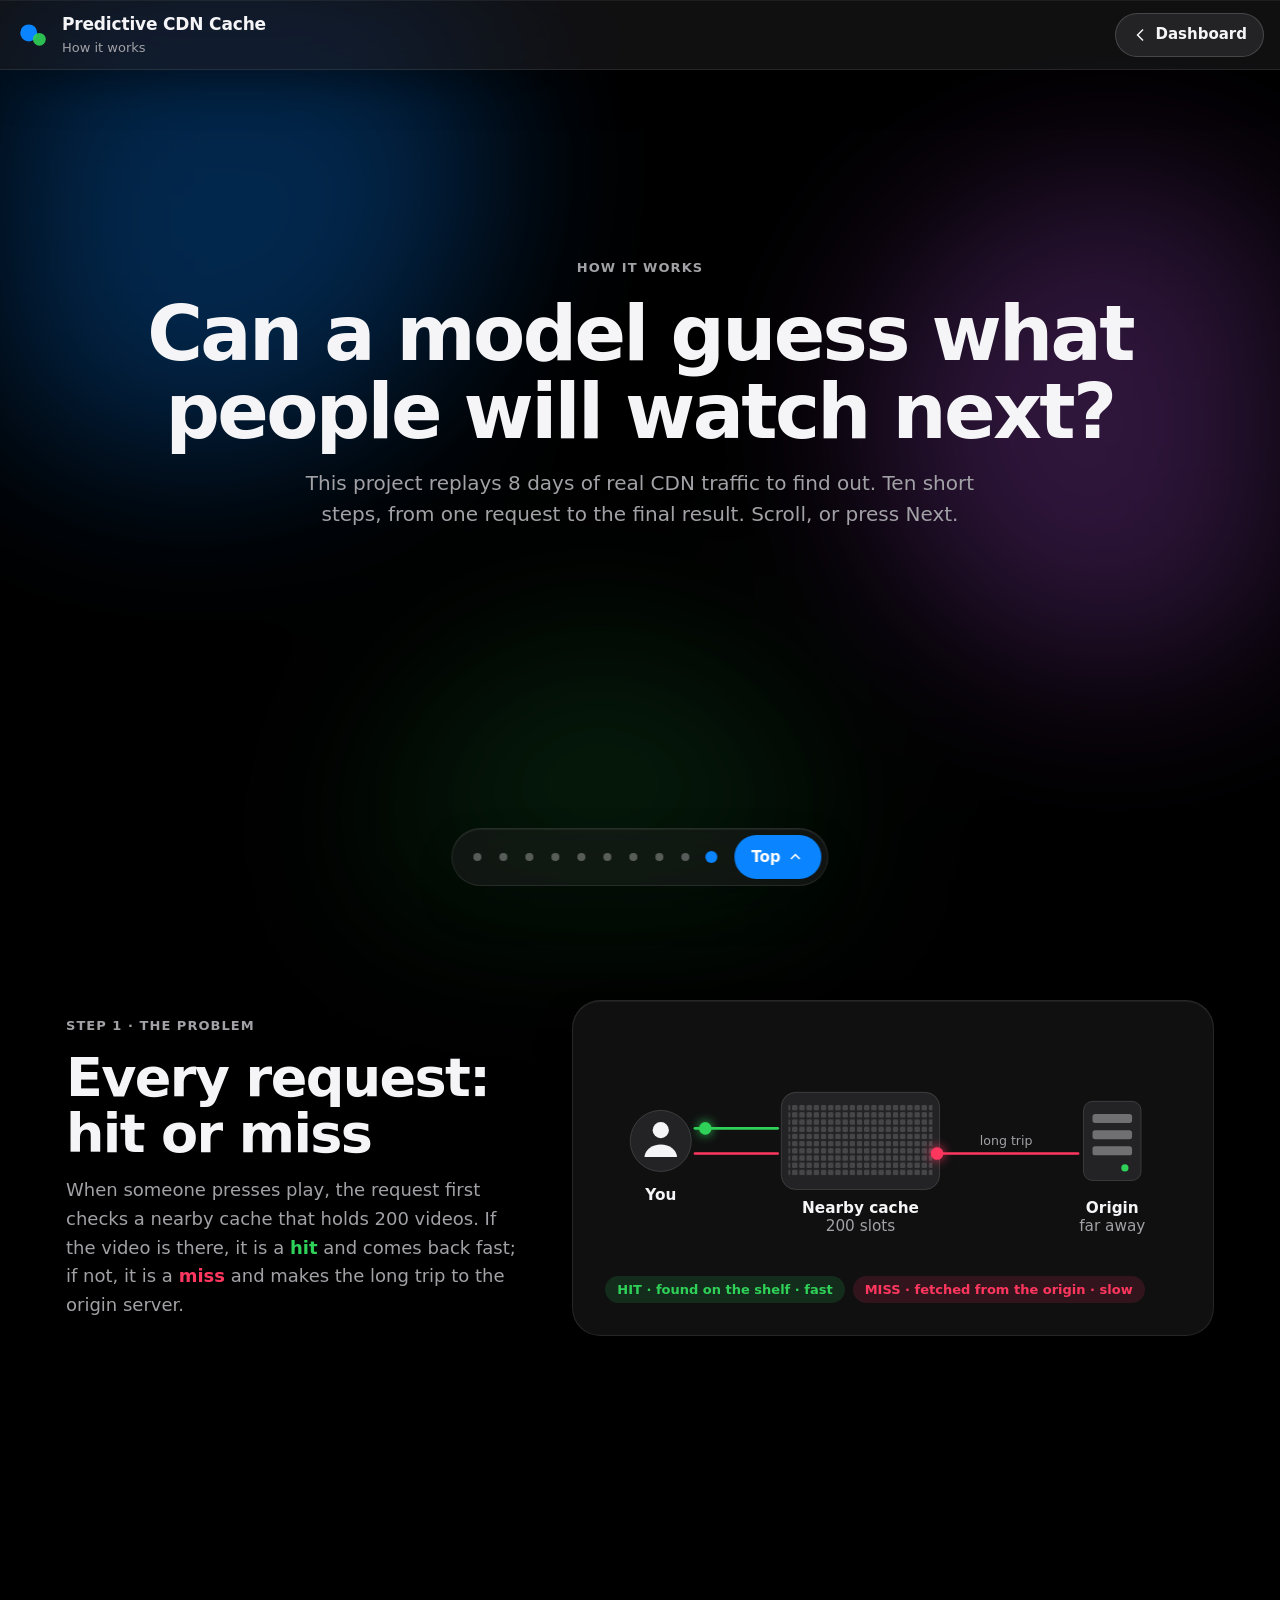
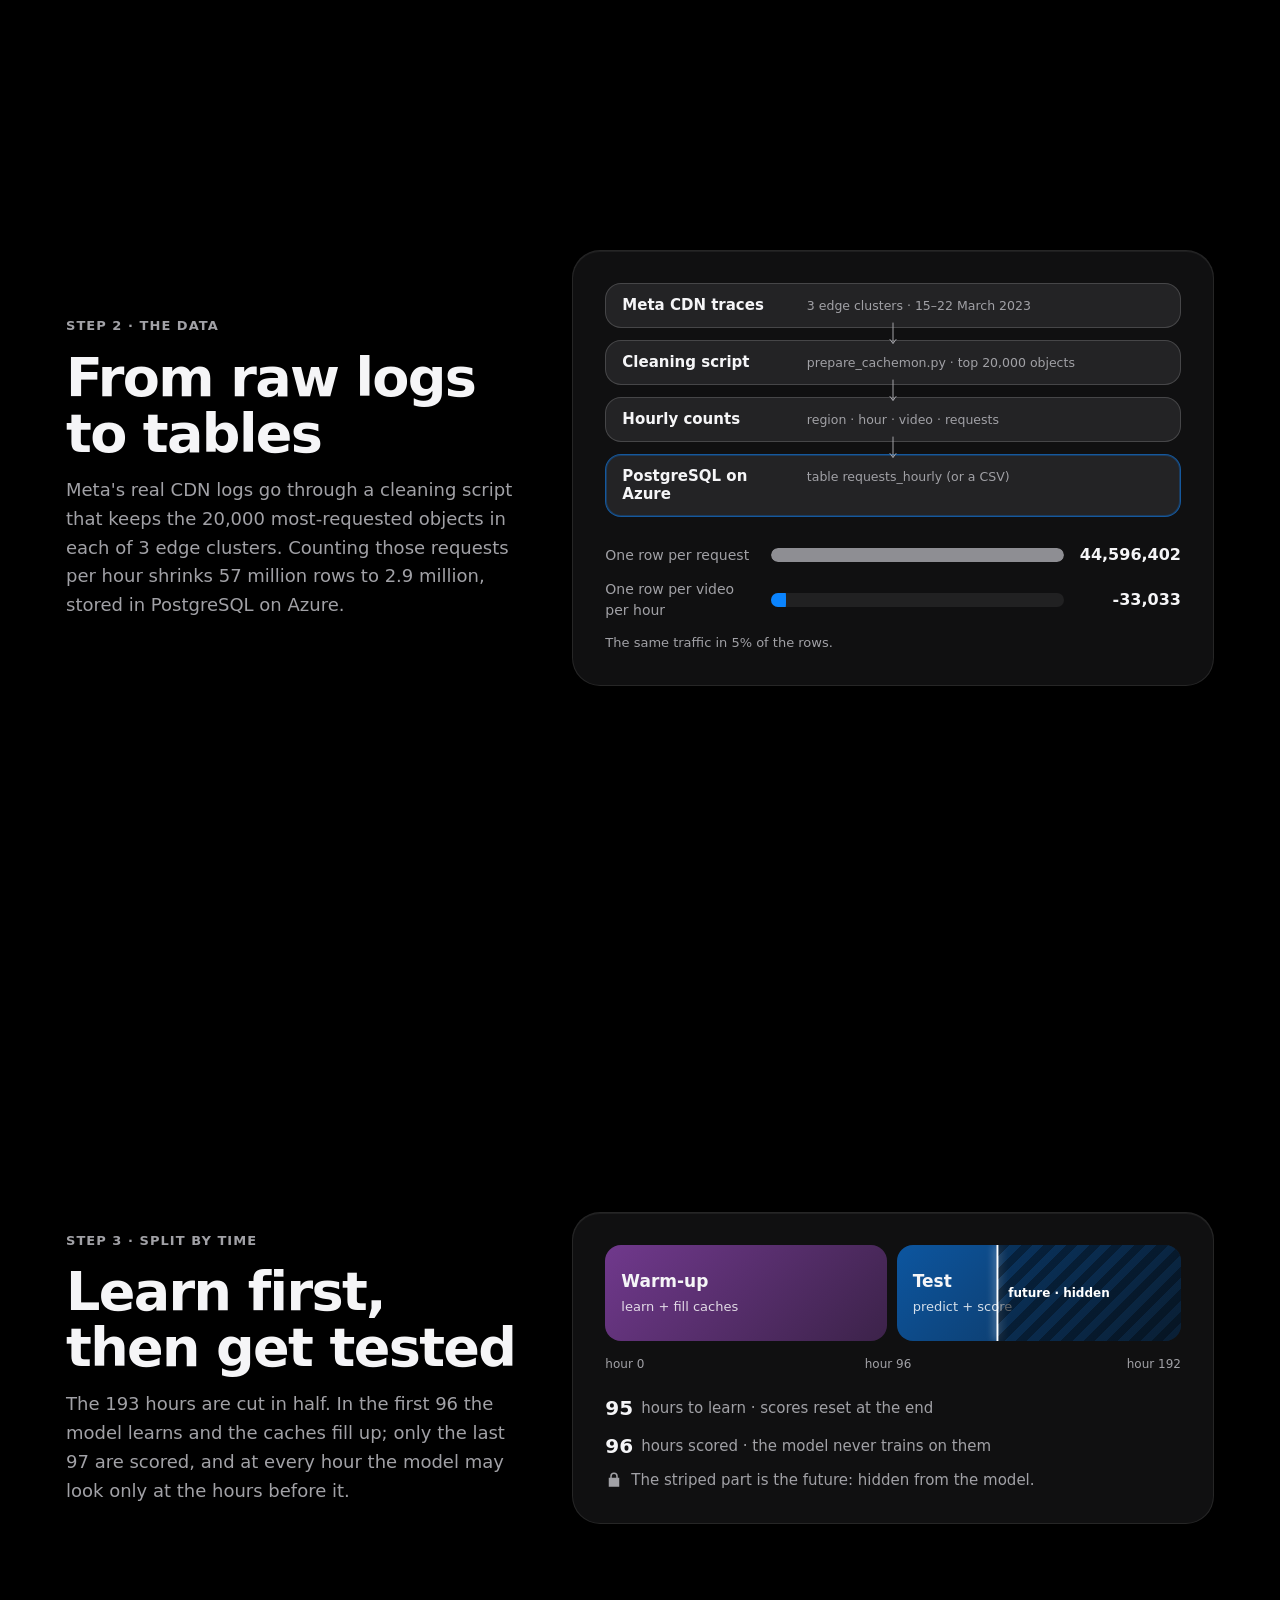
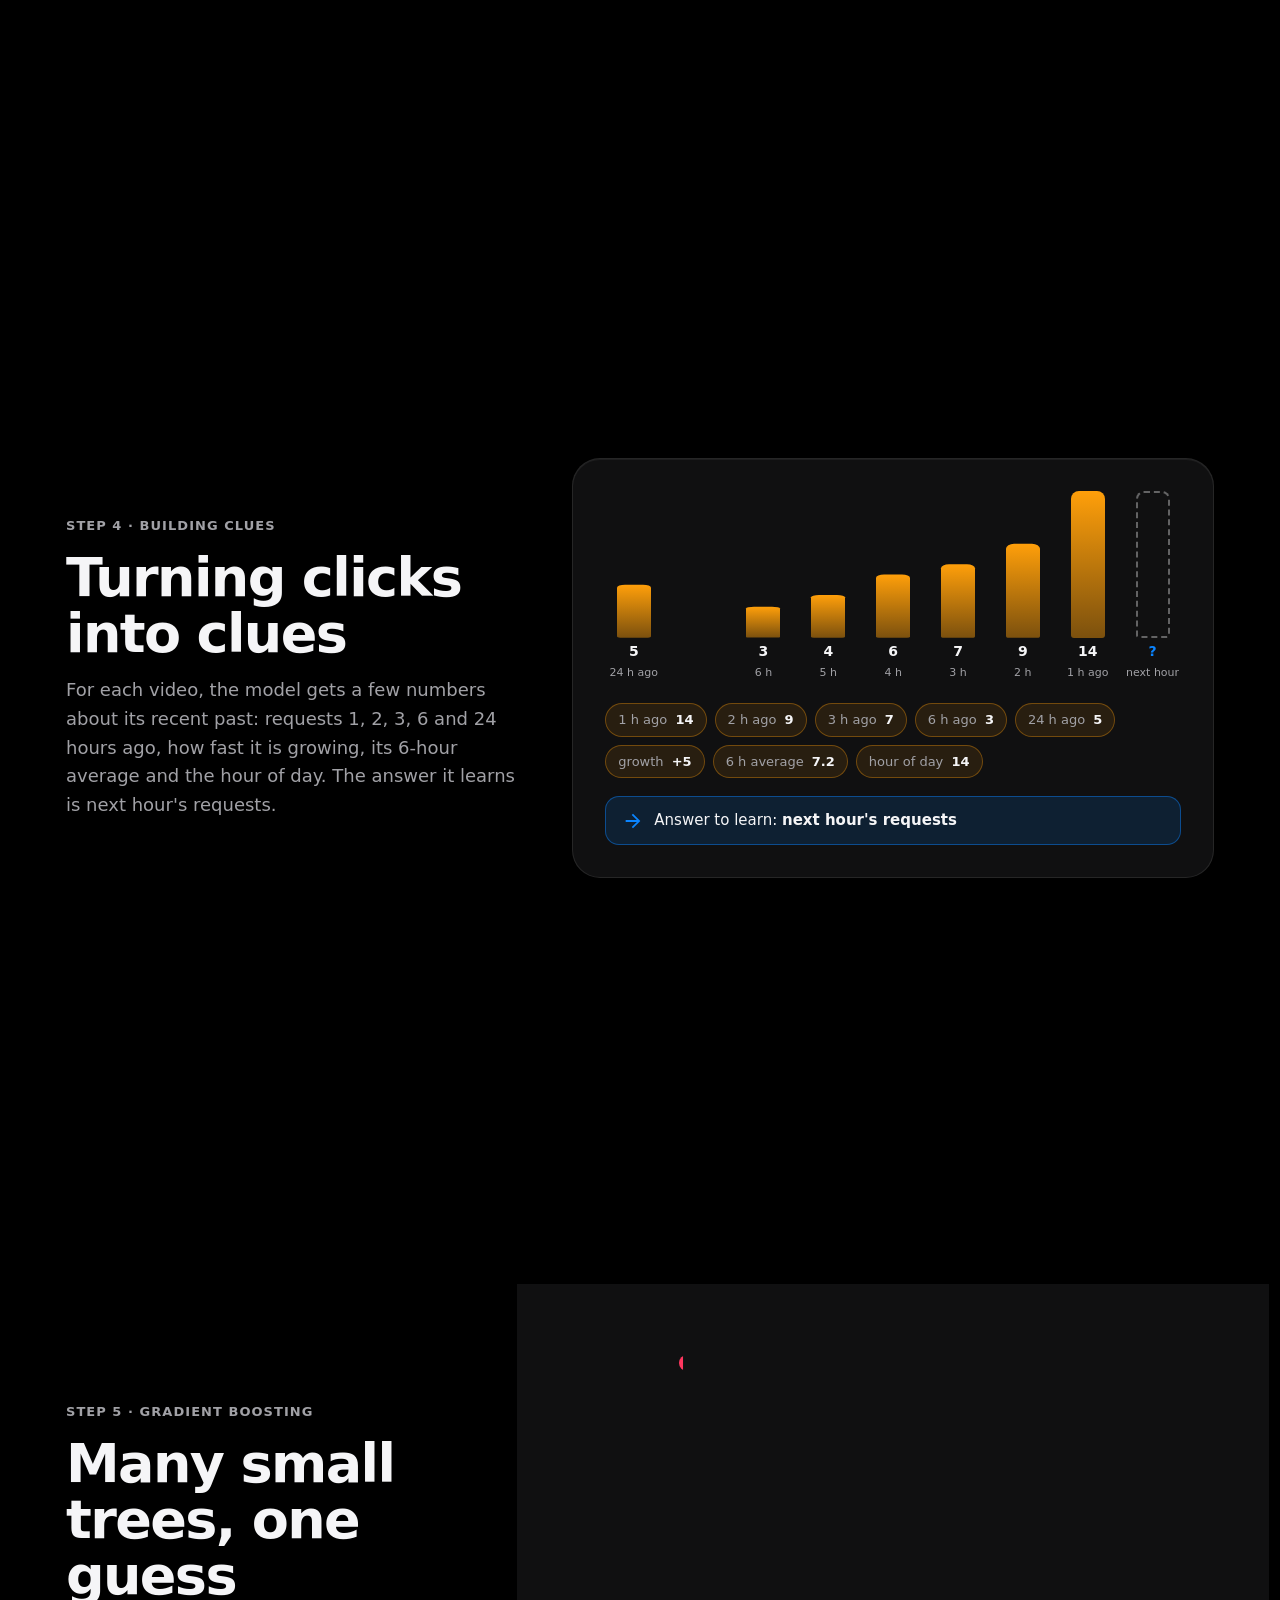
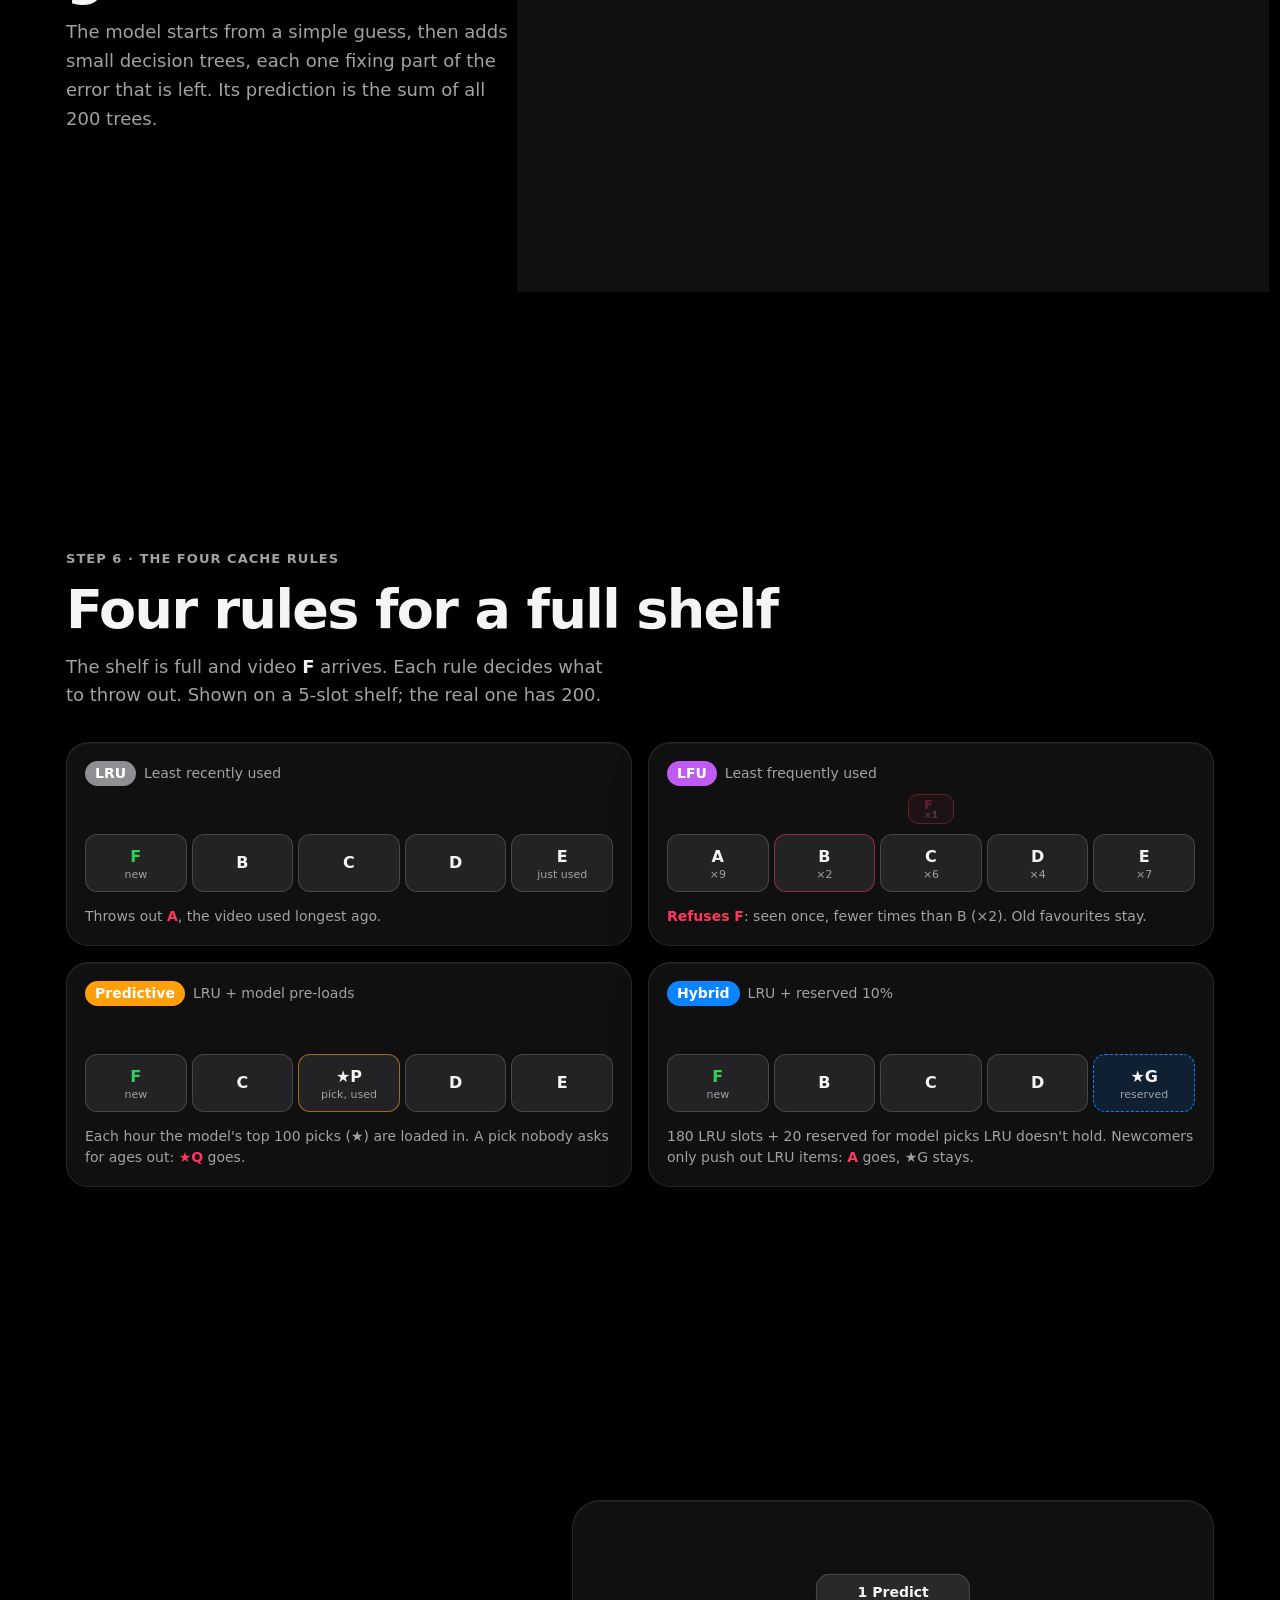
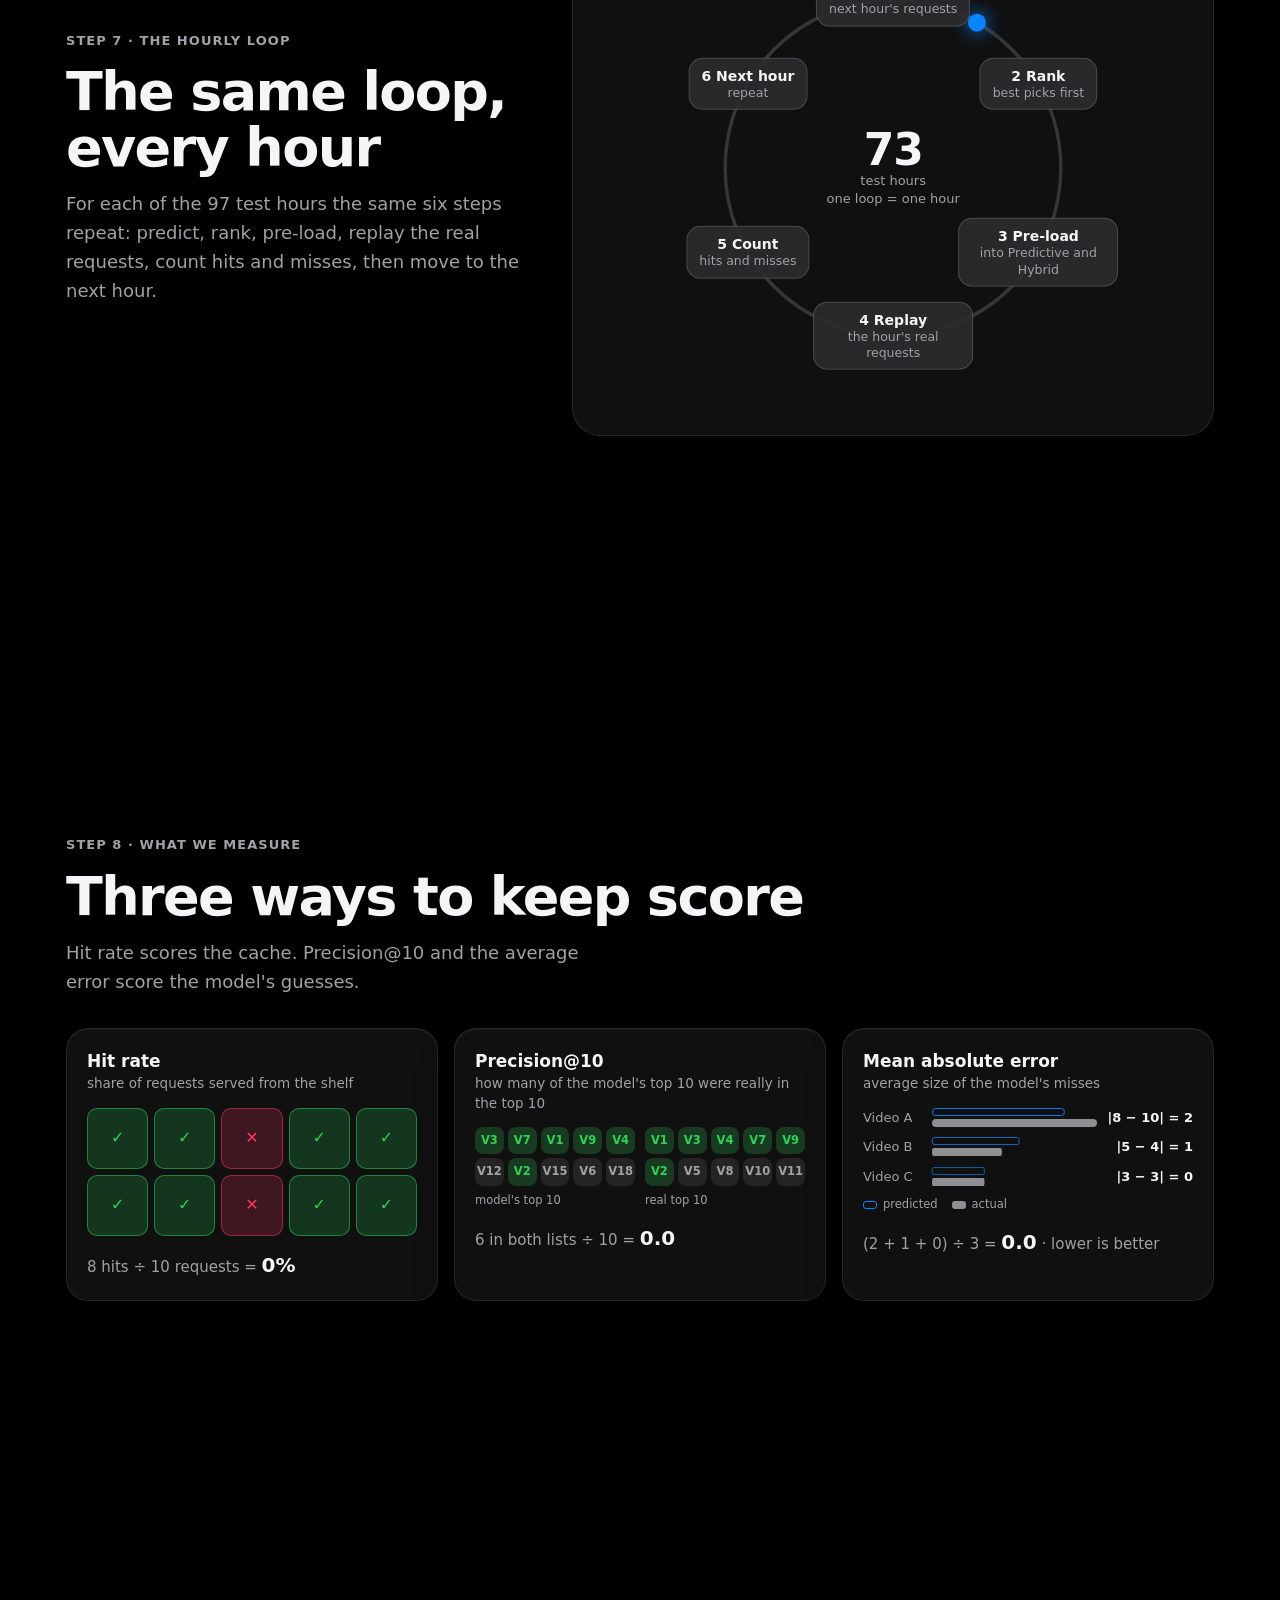
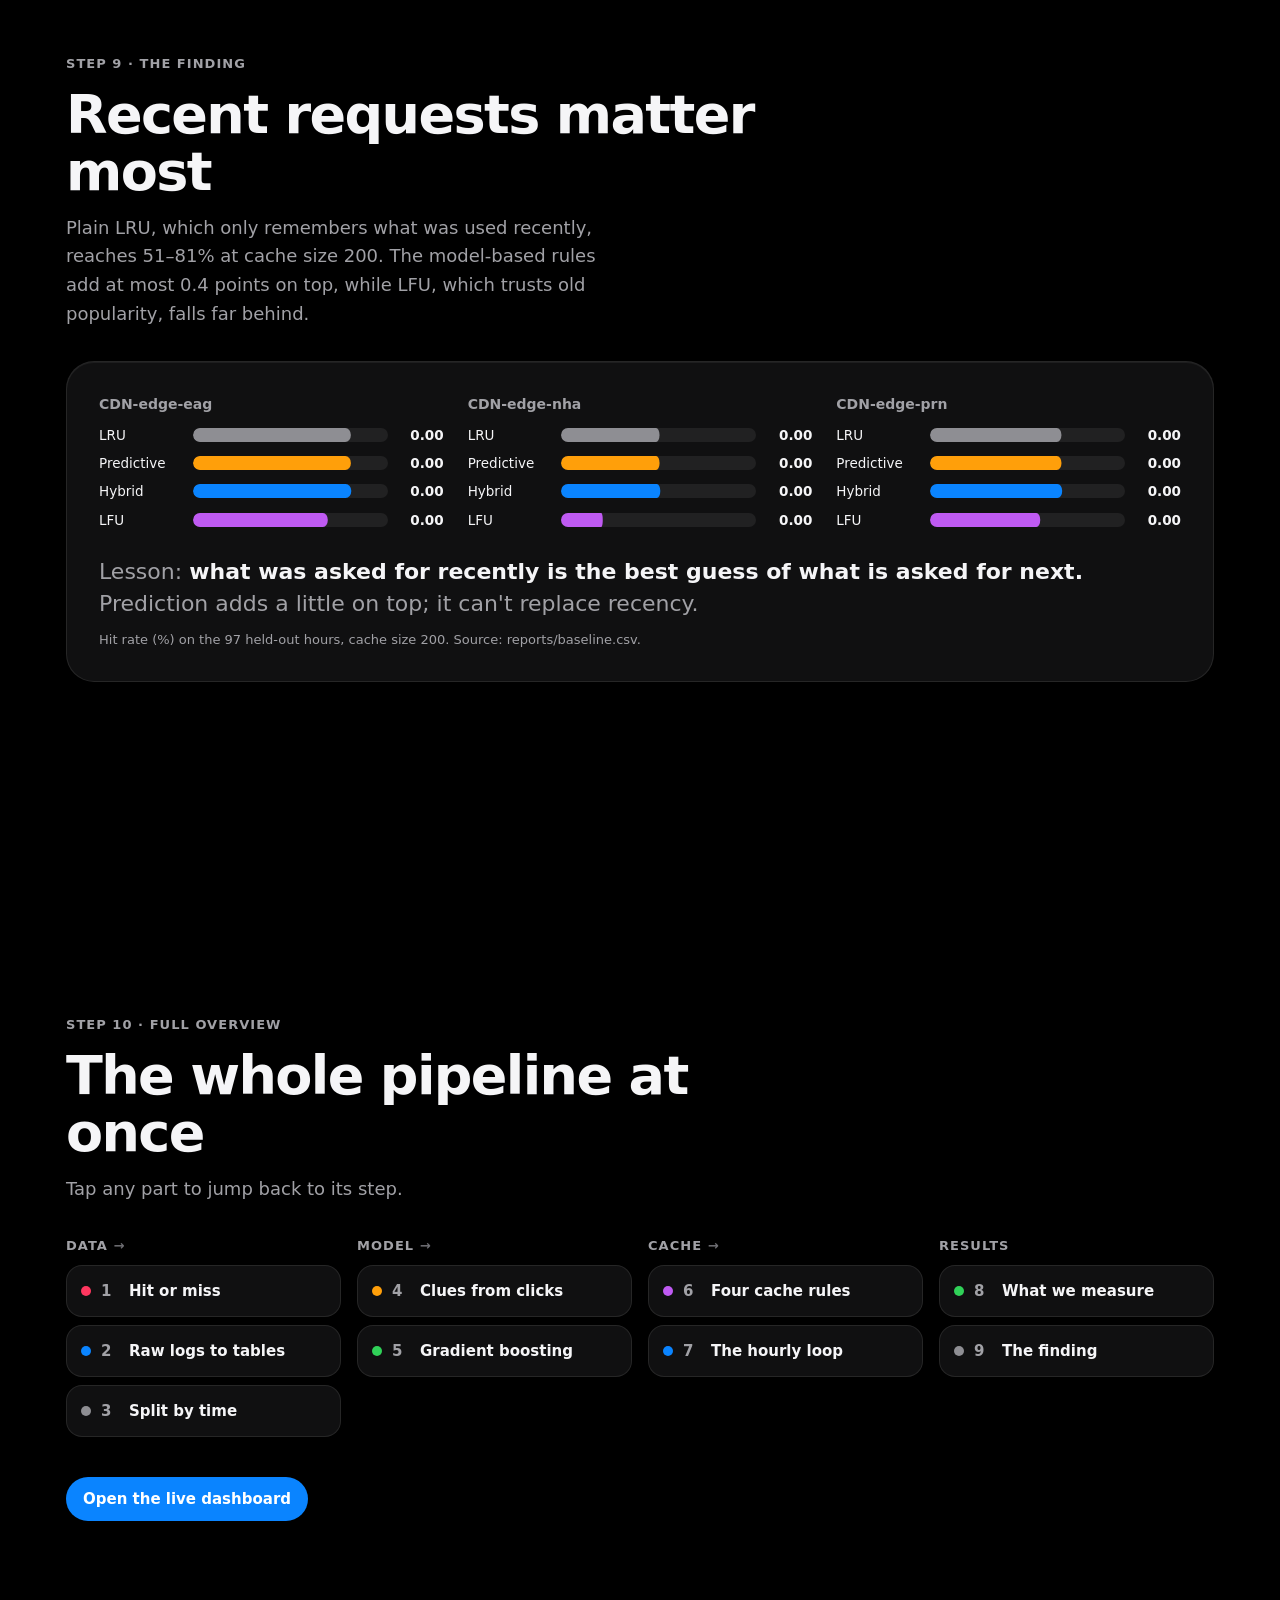
<file: web/how-it-works.html>
<!doctype html>
<html lang="en" class="no-js">
<head>
<meta charset="utf-8">
<meta name="viewport" content="width=device-width, initial-scale=1">
<meta name="color-scheme" content="dark">
<meta name="theme-color" content="#000000">
<title>How it works · Predictive CDN Cache</title>
<meta name="description" content="How the predictive CDN cache simulator works, in 10 animated steps.">
<link rel="icon" href="data:image/svg+xml,%3Csvg xmlns='http://www.w3.org/2000/svg' viewBox='0 0 32 32'%3E%3Ccircle cx='12' cy='14' r='8' fill='%230A84FF'/%3E%3Ccircle cx='22' cy='20' r='6' fill='%2330D158'/%3E%3C/svg%3E">
<link rel="stylesheet" href="style.css">
<link rel="stylesheet" href="how-it-works.css">
<script src="how-it-works.js" defer></script>
</head>
<body>
<a class="skip" href="#s1">Skip to the first step</a>
<div class="backdrop" aria-hidden="true"><i></i><i></i><i></i></div>

<header class="bar glass">
  <div class="brand">
    <svg class="logo" viewBox="0 0 32 32" aria-hidden="true"><circle cx="12" cy="14" r="8"/><circle cx="22" cy="20" r="6"/></svg>
    <div><p class="brand-name">Predictive CDN Cache</p><p class="sub">How it works</p></div>
  </div>
  <a class="btn" href="./">
    <svg viewBox="0 0 24 24" aria-hidden="true"><path d="M15.4 5.4 14 4l-8 8 8 8 1.4-1.4L8.8 12z"/></svg><span>Dashboard</span></a>
</header>

<main class="story">
  <section class="intro">
    <p class="eyebrow">How it works</p>
    <h1>Can a model guess what<br>people will watch next?</h1>
    <p class="lead">This project replays 8 days of real CDN traffic to find out. Ten short steps, from one request to the final result. Scroll, or press Next.</p>
  </section>

  <!-- 1 -->
  <section class="step" id="s1" aria-labelledby="h1-1">
    <div class="copy">
      <p class="num reveal">Step 1 · The problem</p>
      <h2 id="h1-1" tabindex="-1" class="reveal" style="--i:1">Every request: hit or miss</h2>
      <p class="reveal" style="--i:2">When someone presses play, the request first checks a nearby cache that holds 200 videos. If the video is there, it is a <b class="t-hit">hit</b> and comes back fast; if not, it is a <b class="t-miss">miss</b> and makes the long trip to the origin server.</p>
    </div>
    <figure class="visual glass">
      <svg class="scene" viewBox="0 0 640 250" role="img" aria-label="A user, a nearby cache with 200 slots, and a far-away origin server. A hit returns from the cache; a miss travels on to the origin and back.">
        <defs>
          <pattern id="cells" width="8" height="8" patternUnits="userSpaceOnUse"><rect width="6" height="6" rx="1.5" fill="rgba(255,255,255,.16)"/></pattern>
        </defs>
        <g class="reveal" style="--i:0">
          <circle cx="62" cy="120" r="34" class="node-fill"/>
          <circle cx="62" cy="108" r="9" fill="#f5f5f7"/><path d="M44 138a18 14 0 0 1 36 0z" fill="#f5f5f7"/>
          <text x="62" y="186" class="lbl">You</text>
        </g>
        <g class="reveal" style="--i:1">
          <rect x="196" y="66" width="176" height="108" rx="16" class="node-fill"/>
          <rect x="204" y="80" width="160" height="80" fill="url(#cells)"/>
          <text x="284" y="200" class="lbl">Nearby cache<tspan x="284" dy="1.2em" class="lbl-sub"><tspan data-count="200">200</tspan> slots</tspan></text>
        </g>
        <g class="reveal" style="--i:2">
          <rect x="532" y="76" width="64" height="88" rx="10" class="node-fill"/>
          <rect x="542" y="90" width="44" height="10" rx="3" fill="rgba(255,255,255,.35)"/>
          <rect x="542" y="108" width="44" height="10" rx="3" fill="rgba(255,255,255,.35)"/>
          <rect x="542" y="126" width="44" height="10" rx="3" fill="rgba(255,255,255,.35)"/>
          <circle cx="578" cy="150" r="4" fill="var(--hit)"/>
          <text x="564" y="200" class="lbl">Origin<tspan x="564" dy="1.2em" class="lbl-sub">far away</tspan></text>
        </g>
        <path class="draw line-hit" pathLength="1" d="M100 106H192" style="--i:3"/>
        <path class="draw line-miss" pathLength="1" d="M100 134H192M376 134H526" style="--i:4"/>
        <text x="446" y="124" class="lbl small reveal" style="--i:5">long trip</text>
        <circle class="mdot dot-hit" r="7"><animateMotion begin="indefinite" dur="1.6s" repeatCount="indefinite" path="M100 106H210H100"/></circle>
        <circle class="mdot dot-miss" r="7"><animateMotion begin="indefinite" dur="4.8s" repeatCount="indefinite" path="M100 134H526H100"/></circle>
        <circle class="dot-static" cx="210" cy="106" r="7" fill="var(--hit)"/>
        <circle class="dot-static" cx="520" cy="134" r="7" fill="var(--miss)"/>
      </svg>
      <figcaption class="legend-row">
        <span class="chip hit reveal" style="--i:5">HIT · found on the shelf · fast</span>
        <span class="chip miss reveal" style="--i:6">MISS · fetched from the origin · slow</span>
      </figcaption>
    </figure>
  </section>

  <!-- 2 -->
  <section class="step" id="s2" aria-labelledby="h1-2">
    <div class="copy">
      <p class="num reveal">Step 2 · The data</p>
      <h2 id="h1-2" tabindex="-1" class="reveal" style="--i:1">From raw logs to tables</h2>
      <p class="reveal" style="--i:2">Meta's real CDN logs go through a cleaning script that keeps the 20,000 most-requested objects in each of 3 edge clusters. Counting those requests per hour shrinks 57 million rows to 2.9 million, stored in PostgreSQL on Azure.</p>
    </div>
    <figure class="visual glass">
      <div class="flow">
        <div class="box reveal" style="--i:0"><b>Meta CDN traces</b><span>3 edge clusters · 15–22 March 2023</span></div>
        <span class="arrow" style="--i:1"><svg viewBox="0 0 48 16" aria-hidden="true"><path class="draw" pathLength="1" d="M2 8H42"/><path class="head reveal" d="M35 2l8 6-8 6"/></svg></span>
        <div class="box reveal" style="--i:2"><b>Cleaning script</b><span>prepare_cachemon.py · top 20,000 objects</span></div>
        <span class="arrow" style="--i:3"><svg viewBox="0 0 48 16" aria-hidden="true"><path class="draw" pathLength="1" d="M2 8H42"/><path class="head reveal" d="M35 2l8 6-8 6"/></svg></span>
        <div class="box reveal" style="--i:4"><b>Hourly counts</b><span>region · hour · video · requests</span></div>
        <span class="arrow" style="--i:5"><svg viewBox="0 0 48 16" aria-hidden="true"><path class="draw" pathLength="1" d="M2 8H42"/><path class="head reveal" d="M35 2l8 6-8 6"/></svg></span>
        <div class="box accent reveal" style="--i:6"><b>PostgreSQL on Azure</b><span>table requests_hourly (or a CSV)</span></div>
      </div>
      <div class="shrink">
        <div class="shrink-row reveal" style="--i:7">
          <span class="shrink-lbl">One row per request</span>
          <span class="bar-track"><span class="bar-fill grow" style="--v:1; --i:7; background: var(--lru)"></span></span>
          <b data-count="56981489" data-delay="900">56,981,489</b>
        </div>
        <div class="shrink-row reveal" style="--i:9">
          <span class="shrink-lbl">One row per video per hour</span>
          <span class="bar-track"><span class="bar-fill grow" style="--v:.0513; --i:9; background: var(--hybrid)"></span></span>
          <b data-count="2925255" data-delay="1300">2,925,255</b>
        </div>
        <p class="note reveal" style="--i:10">The same traffic in 5% of the rows.</p>
      </div>
    </figure>
  </section>

  <!-- 3 -->
  <section class="step" id="s3" aria-labelledby="h1-3">
    <div class="copy">
      <p class="num reveal">Step 3 · Split by time</p>
      <h2 id="h1-3" tabindex="-1" class="reveal" style="--i:1">Learn first, then get tested</h2>
      <p class="reveal" style="--i:2">The 193 hours are cut in half. In the first 96 the model learns and the caches fill up; only the last 97 are scored, and at every hour the model may look only at the hours before it.</p>
    </div>
    <figure class="visual glass">
      <div class="timeline">
        <div class="tl-track">
          <div class="half warm grow-x" style="--i:0"><b>Warm-up</b><span>learn + fill caches</span></div>
          <div class="half test grow-x" style="--i:2">
            <b>Test</b><span>predict + score</span>
            <div class="now" aria-hidden="true"><i></i><div class="future">future · hidden</div></div>
          </div>
        </div>
        <div class="tl-axis reveal" style="--i:3"><span>hour 0</span><span>hour 96</span><span>hour 192</span></div>
        <div class="tl-facts">
          <p class="reveal" style="--i:4"><b data-count="96">96</b> hours to learn · scores reset at the end</p>
          <p class="reveal" style="--i:5"><b data-count="97">97</b> hours scored · the model never trains on them</p>
          <p class="reveal" style="--i:6"><svg class="ico" viewBox="0 0 24 24" aria-hidden="true"><path d="M17 9V7a5 5 0 0 0-10 0v2H5v12h14V9zm-8 0V7a3 3 0 0 1 6 0v2z"/></svg> The striped part is the future: hidden from the model.</p>
        </div>
      </div>
    </figure>
  </section>

  <!-- 4 -->
  <section class="step" id="s4" aria-labelledby="h1-4">
    <div class="copy">
      <p class="num reveal">Step 4 · Building clues</p>
      <h2 id="h1-4" tabindex="-1" class="reveal" style="--i:1">Turning clicks into clues</h2>
      <p class="reveal" style="--i:2">For each video, the model gets a few numbers about its recent past: requests 1, 2, 3, 6 and 24 hours ago, how fast it is growing, its 6-hour average and the hour of day. The answer it learns is next hour's requests.</p>
    </div>
    <figure class="visual glass">
      <div class="clicks" aria-label="One video's requests: 6 hours ago 3, then 4, 6, 7, 9, and 14 one hour ago; 24 hours ago 5. Next hour unknown.">
        <div class="col"><span class="vbar grow-y" style="--v:.36; --i:0"></span><b>5</b><small>24 h ago</small></div>
        <div class="col gap"></div>
        <div class="col"><span class="vbar grow-y" style="--v:.21; --i:1"></span><b>3</b><small>6 h</small></div>
        <div class="col"><span class="vbar grow-y" style="--v:.29; --i:1"></span><b>4</b><small>5 h</small></div>
        <div class="col"><span class="vbar grow-y" style="--v:.43; --i:2"></span><b>6</b><small>4 h</small></div>
        <div class="col"><span class="vbar grow-y" style="--v:.5; --i:2"></span><b>7</b><small>3 h</small></div>
        <div class="col"><span class="vbar grow-y" style="--v:.64; --i:3"></span><b>9</b><small>2 h</small></div>
        <div class="col"><span class="vbar grow-y" style="--v:1; --i:3"></span><b>14</b><small>1 h ago</small></div>
        <div class="col next"><span class="vbar ghost grow-y" style="--v:1; --i:4"></span><b>?</b><small>next hour</small></div>
      </div>
      <div class="clues">
        <span class="clue reveal" style="--i:5">1 h ago <b>14</b></span>
        <span class="clue reveal" style="--i:5">2 h ago <b>9</b></span>
        <span class="clue reveal" style="--i:6">3 h ago <b>7</b></span>
        <span class="clue reveal" style="--i:6">6 h ago <b>3</b></span>
        <span class="clue reveal" style="--i:7">24 h ago <b>5</b></span>
        <span class="clue reveal" style="--i:7">growth <b>+5</b></span>
        <span class="clue reveal" style="--i:8">6 h average <b>7.2</b></span>
        <span class="clue reveal" style="--i:8">hour of day <b>14</b></span>
      </div>
      <div class="answer reveal" style="--i:9">
        <svg viewBox="0 0 24 24" aria-hidden="true"><path d="M12 4l-1.4 1.4 5.6 5.6H4v2h12.2l-5.6 5.6L12 20l8-8z"/></svg>
        <span>Answer to learn: <b>next hour's requests</b></span>
      </div>
    </figure>
  </section>

  <!-- 5 -->
  <section class="step" id="s5" aria-labelledby="h1-5">
    <div class="copy">
      <p class="num reveal">Step 5 · Gradient boosting</p>
      <h2 id="h1-5" tabindex="-1" class="reveal" style="--i:1">Many small trees, one guess</h2>
      <p class="reveal" style="--i:2">The model starts from a simple guess, then adds small decision trees, each one fixing part of the error that is left. Its prediction is the sum of all 200 trees.</p>
    </div>
    <figure class="visual glass">
      <div class="boost">
        <div class="err-head reveal"><span>Error left</span><span class="err-track"><span class="err-bar"></span></span></div>
        <ol class="trees">
          <li class="reveal" style="--i:1"><span class="tree start">start</span><span class="plus">average</span><b>6.0</b></li>
          <li class="reveal" style="--i:5"><svg class="tree" viewBox="0 0 24 24" aria-hidden="true"><path d="M12 2 5 12h4l-4 6h6v4h2v-4h6l-4-6h4z"/></svg><span class="plus">tree 1 · +6.0</span><b>12.0</b></li>
          <li class="reveal" style="--i:9"><svg class="tree" viewBox="0 0 24 24" aria-hidden="true"><path d="M12 2 5 12h4l-4 6h6v4h2v-4h6l-4-6h4z"/></svg><span class="plus">tree 2 · +3.6</span><b>15.6</b></li>
          <li class="reveal" style="--i:13"><svg class="tree" viewBox="0 0 24 24" aria-hidden="true"><path d="M12 2 5 12h4l-4 6h6v4h2v-4h6l-4-6h4z"/></svg><span class="plus">tree 3 · +1.4</span><b>17.0</b></li>
          <li class="reveal" style="--i:17"><svg class="tree" viewBox="0 0 24 24" aria-hidden="true"><path d="M12 2 5 12h4l-4 6h6v4h2v-4h6l-4-6h4z"/></svg><span class="plus">… 197 more tiny trees</span><b>17.9</b></li>
        </ol>
        <div class="total reveal" style="--i:19">Final guess <b><span data-count="17.9" data-dec="1" data-delay="2600">17.9</span></b> · real answer <b>18</b></div>
        <p class="note reveal" style="--i:19">Numbers are illustrative; the real model is scikit-learn's HistGradientBoostingRegressor with 200 trees.</p>
      </div>
    </figure>
  </section>

  <!-- 6 -->
  <section class="step wide" id="s6" aria-labelledby="h1-6">
    <div class="copy">
      <p class="num reveal">Step 6 · The four cache rules</p>
      <h2 id="h1-6" tabindex="-1" class="reveal" style="--i:1">Four rules for a full shelf</h2>
      <p class="reveal" style="--i:2">The shelf is full and video <b>F</b> arrives. Each rule decides what to throw out. Shown on a 5-slot shelf; the real one has 200.</p>
    </div>
    <div class="shelves">
      <figure class="shelf-card glass reveal" style="--i:2; --c: var(--lru)">
        <figcaption><span class="tag">LRU</span> Least recently used</figcaption>
        <div class="shelf">
          <span class="slot victim"><span class="old">A<small>used longest ago</small></span><span class="new">F<small>new</small></span></span>
          <span class="slot">B</span><span class="slot">C</span><span class="slot">D</span><span class="slot">E<small>just used</small></span>
        </div>
        <p class="verdict reveal" style="--i:8">Throws out <b class="t-miss">A</b>, the video used longest ago.</p>
      </figure>
      <figure class="shelf-card glass reveal" style="--i:3; --c: var(--lfu)">
        <figcaption><span class="tag">LFU</span> Least frequently used</figcaption>
        <div class="shelf">
          <span class="slot">A<small>×9</small></span><span class="slot weak">B<small>×2</small></span><span class="slot">C<small>×6</small></span><span class="slot">D<small>×4</small></span><span class="slot">E<small>×7</small></span>
          <span class="bounce" aria-hidden="true">F<small>×1</small></span>
        </div>
        <p class="verdict reveal" style="--i:8"><b class="t-miss">Refuses F</b>: seen once, fewer times than B (×2). Old favourites stay.</p>
      </figure>
      <figure class="shelf-card glass reveal" style="--i:4; --c: var(--predictive)">
        <figcaption><span class="tag">Predictive</span> LRU + model pre-loads</figcaption>
        <div class="shelf">
          <span class="slot victim"><span class="old">★Q<small>pick, unused</small></span><span class="new">F<small>new</small></span></span>
          <span class="slot">C</span><span class="slot pick">★P<small>pick, used</small></span><span class="slot">D</span><span class="slot">E</span>
        </div>
        <p class="verdict reveal" style="--i:8">Each hour the model's top 100 picks (★) are loaded in. A pick nobody asks for ages out: <b class="t-miss">★Q</b> goes.</p>
      </figure>
      <figure class="shelf-card glass reveal" style="--i:5; --c: var(--hybrid)">
        <figcaption><span class="tag">Hybrid</span> LRU + reserved 10%</figcaption>
        <div class="shelf hybrid">
          <span class="slot victim"><span class="old">A<small>oldest</small></span><span class="new">F<small>new</small></span></span>
          <span class="slot">B</span><span class="slot">C</span><span class="slot">D</span>
          <span class="slot reserved">★G<small>reserved</small></span>
        </div>
        <p class="verdict reveal" style="--i:8">180 LRU slots + 20 reserved for model picks LRU doesn't hold. Newcomers only push out LRU items: <b class="t-miss">A</b> goes, ★G stays.</p>
      </figure>
    </div>
  </section>

  <!-- 7 -->
  <section class="step" id="s7" aria-labelledby="h1-7">
    <div class="copy">
      <p class="num reveal">Step 7 · The hourly loop</p>
      <h2 id="h1-7" tabindex="-1" class="reveal" style="--i:1">The same loop, every hour</h2>
      <p class="reveal" style="--i:2">For each of the 97 test hours the same six steps repeat: predict, rank, pre-load, replay the real requests, count hits and misses, then move to the next hour.</p>
    </div>
    <figure class="visual glass">
      <div class="loop" role="img" aria-label="A loop: predict, rank, pre-load into Predictive and Hybrid, replay this hour's real requests, count hits and misses, next hour.">
        <svg viewBox="0 0 420 420" aria-hidden="true">
          <path class="draw ring" pathLength="1" d="M210 60a150 150 0 1 1 0 300a150 150 0 1 1 0-300" style="--i:0"/>
          <circle class="mdot dot-loop" r="8"><animateMotion begin="indefinite" dur="9s" repeatCount="indefinite" path="M210 60a150 150 0 1 1 0 300a150 150 0 1 1 0-300"/></circle>
        </svg>
        <span class="node reveal" style="--i:1; --k:0; left:50%; top:14.3%"><b>1 Predict</b>next hour's requests</span>
        <span class="node reveal" style="--i:2; --k:1; left:80.9%; top:32.1%"><b>2 Rank</b>best picks first</span>
        <span class="node reveal" style="--i:3; --k:2; left:80.9%; top:67.9%"><b>3 Pre-load</b>into Predictive and Hybrid</span>
        <span class="node reveal" style="--i:4; --k:3; left:50%; top:85.7%"><b>4 Replay</b>the hour's real requests</span>
        <span class="node reveal" style="--i:5; --k:4; left:19.1%; top:67.9%"><b>5 Count</b>hits and misses</span>
        <span class="node reveal" style="--i:6; --k:5; left:19.1%; top:32.1%"><b>6 Next hour</b>repeat</span>
        <span class="center reveal" style="--i:7"><b data-count="97">97</b>test hours<br>one loop = one hour</span>
      </div>
    </figure>
  </section>

  <!-- 8 -->
  <section class="step wide" id="s8" aria-labelledby="h1-8">
    <div class="copy">
      <p class="num reveal">Step 8 · What we measure</p>
      <h2 id="h1-8" tabindex="-1" class="reveal" style="--i:1">Three ways to keep score</h2>
      <p class="reveal" style="--i:2">Hit rate scores the cache. Precision@10 and the average error score the model's guesses.</p>
    </div>
    <div class="metrics">
      <figure class="metric-card glass reveal" style="--i:2">
        <figcaption><b>Hit rate</b> share of requests served from the shelf</figcaption>
        <div class="squares">
          <span class="sq h" style="--i:3">✓</span><span class="sq h" style="--i:3">✓</span><span class="sq m" style="--i:4">✕</span><span class="sq h" style="--i:4">✓</span><span class="sq h" style="--i:5">✓</span>
          <span class="sq h" style="--i:5">✓</span><span class="sq h" style="--i:6">✓</span><span class="sq m" style="--i:6">✕</span><span class="sq h" style="--i:7">✓</span><span class="sq h" style="--i:7">✓</span>
        </div>
        <p class="formula reveal" style="--i:8">8 hits ÷ 10 requests = <b><span data-count="80" data-delay="1200">80</span>%</b></p>
      </figure>
      <figure class="metric-card glass reveal" style="--i:3">
        <figcaption><b>Precision@10</b> how many of the model's top 10 were really in the top 10</figcaption>
        <div class="lists">
          <ol><li class="match">V3</li><li class="match">V7</li><li class="match">V1</li><li class="match">V9</li><li class="match">V4</li><li>V12</li><li class="match">V2</li><li>V15</li><li>V6</li><li>V18</li></ol>
          <ol><li class="match">V1</li><li class="match">V3</li><li class="match">V4</li><li class="match">V7</li><li class="match">V9</li><li class="match">V2</li><li>V5</li><li>V8</li><li>V10</li><li>V11</li></ol>
        </div>
        <p class="list-heads"><span>model's top 10</span><span>real top 10</span></p>
        <p class="formula reveal" style="--i:8">6 in both lists ÷ 10 = <b><span data-count="0.6" data-dec="1" data-delay="1200">0.6</span></b></p>
      </figure>
      <figure class="metric-card glass reveal" style="--i:4">
        <figcaption><b>Mean absolute error</b> average size of the model's misses</figcaption>
        <div class="mae">
          <div class="mae-row"><span>Video A</span><span class="pair"><span class="pbar grow" style="--v:.8; --i:5"></span><span class="abar grow" style="--v:1; --i:5"></span></span><b>|8 − 10| = 2</b></div>
          <div class="mae-row"><span>Video B</span><span class="pair"><span class="pbar grow" style="--v:.5; --i:6"></span><span class="abar grow" style="--v:.4; --i:6"></span></span><b>|5 − 4| = 1</b></div>
          <div class="mae-row"><span>Video C</span><span class="pair"><span class="pbar grow" style="--v:.3; --i:7"></span><span class="abar grow" style="--v:.3; --i:7"></span></span><b>|3 − 3| = 0</b></div>
          <p class="mae-key"><span class="k p"></span>predicted <span class="k a"></span>actual</p>
        </div>
        <p class="formula reveal" style="--i:8">(2 + 1 + 0) ÷ 3 = <b><span data-count="1" data-dec="1" data-delay="1200">1.0</span></b> · lower is better</p>
      </figure>
    </div>
  </section>

  <!-- 9 -->
  <section class="step wide" id="s9" aria-labelledby="h1-9">
    <div class="copy">
      <p class="num reveal">Step 9 · The finding</p>
      <h2 id="h1-9" tabindex="-1" class="reveal" style="--i:1">Recent requests matter most</h2>
      <p class="reveal" style="--i:2">Plain LRU, which only remembers what was used recently, reaches 51–81% at cache size 200. The model-based rules add at most 0.4 points on top, while LFU, which trusts old popularity, falls far behind.</p>
    </div>
    <figure class="results glass">
      <div class="regions">
        <div class="region reveal" style="--i:2"><h3>CDN-edge-eag</h3>
          <div class="r"><span>LRU</span><span class="bar-track"><span class="bar-fill grow" style="--v:.8097; --i:3; background: var(--lru)"></span></span><b data-count="80.97" data-dec="2" data-delay="500">80.97</b></div>
          <div class="r"><span>Predictive</span><span class="bar-track"><span class="bar-fill grow" style="--v:.8098; --i:3; background: var(--predictive)"></span></span><b data-count="80.98" data-dec="2" data-delay="500">80.98</b></div>
          <div class="r"><span>Hybrid</span><span class="bar-track"><span class="bar-fill grow" style="--v:.8118; --i:3; background: var(--hybrid)"></span></span><b data-count="81.18" data-dec="2" data-delay="500">81.18</b></div>
          <div class="r"><span>LFU</span><span class="bar-track"><span class="bar-fill grow" style="--v:.6913; --i:3; background: var(--lfu)"></span></span><b data-count="69.13" data-dec="2" data-delay="500">69.13</b></div>
        </div>
        <div class="region reveal" style="--i:3"><h3>CDN-edge-nha</h3>
          <div class="r"><span>LRU</span><span class="bar-track"><span class="bar-fill grow" style="--v:.5053; --i:4; background: var(--lru)"></span></span><b data-count="50.53" data-dec="2" data-delay="650">50.53</b></div>
          <div class="r"><span>Predictive</span><span class="bar-track"><span class="bar-fill grow" style="--v:.5055; --i:4; background: var(--predictive)"></span></span><b data-count="50.55" data-dec="2" data-delay="650">50.55</b></div>
          <div class="r"><span>Hybrid</span><span class="bar-track"><span class="bar-fill grow" style="--v:.5093; --i:4; background: var(--hybrid)"></span></span><b data-count="50.93" data-dec="2" data-delay="650">50.93</b></div>
          <div class="r"><span>LFU</span><span class="bar-track"><span class="bar-fill grow" style="--v:.2142; --i:4; background: var(--lfu)"></span></span><b data-count="21.42" data-dec="2" data-delay="650">21.42</b></div>
        </div>
        <div class="region reveal" style="--i:4"><h3>CDN-edge-prn</h3>
          <div class="r"><span>LRU</span><span class="bar-track"><span class="bar-fill grow" style="--v:.6742; --i:5; background: var(--lru)"></span></span><b data-count="67.42" data-dec="2" data-delay="800">67.42</b></div>
          <div class="r"><span>Predictive</span><span class="bar-track"><span class="bar-fill grow" style="--v:.6743; --i:5; background: var(--predictive)"></span></span><b data-count="67.43" data-dec="2" data-delay="800">67.43</b></div>
          <div class="r"><span>Hybrid</span><span class="bar-track"><span class="bar-fill grow" style="--v:.678; --i:5; background: var(--hybrid)"></span></span><b data-count="67.80" data-dec="2" data-delay="800">67.80</b></div>
          <div class="r"><span>LFU</span><span class="bar-track"><span class="bar-fill grow" style="--v:.5654; --i:5; background: var(--lfu)"></span></span><b data-count="56.54" data-dec="2" data-delay="800">56.54</b></div>
        </div>
      </div>
      <p class="lesson reveal" style="--i:6">Lesson: <b>what was asked for recently is the best guess of what is asked for next.</b> Prediction adds a little on top; it can't replace recency.</p>
      <p class="note reveal" style="--i:7">Hit rate (%) on the 97 held-out hours, cache size 200. Source: reports/baseline.csv.</p>
    </figure>
  </section>

  <!-- 10 -->
  <section class="step wide" id="s10" aria-labelledby="h1-10">
    <div class="copy">
      <p class="num reveal">Step 10 · Full overview</p>
      <h2 id="h1-10" tabindex="-1" class="reveal" style="--i:1">The whole pipeline at once</h2>
      <p class="reveal" style="--i:2">Tap any part to jump back to its step.</p>
    </div>
    <nav class="overview" aria-label="All steps">
      <div class="group reveal" style="--i:2"><h3>Data</h3>
        <a href="#s1"><i style="background: var(--miss)"></i><span>1</span>Hit or miss</a>
        <a href="#s2"><i style="background: var(--hybrid)"></i><span>2</span>Raw logs to tables</a>
        <a href="#s3"><i style="background: var(--lru)"></i><span>3</span>Split by time</a>
      </div>
      <div class="group reveal" style="--i:3"><h3>Model</h3>
        <a href="#s4"><i style="background: var(--predictive)"></i><span>4</span>Clues from clicks</a>
        <a href="#s5"><i style="background: var(--hit)"></i><span>5</span>Gradient boosting</a>
      </div>
      <div class="group reveal" style="--i:4"><h3>Cache</h3>
        <a href="#s6"><i style="background: var(--lfu)"></i><span>6</span>Four cache rules</a>
        <a href="#s7"><i style="background: var(--hybrid)"></i><span>7</span>The hourly loop</a>
      </div>
      <div class="group reveal" style="--i:5"><h3>Results</h3>
        <a href="#s8"><i style="background: var(--hit)"></i><span>8</span>What we measure</a>
        <a href="#s9"><i style="background: var(--lru)"></i><span>9</span>The finding</a>
      </div>
    </nav>
    <p class="cta reveal" style="--i:6"><a class="btn primary" href="./">Open the live dashboard</a></p>
  </section>
</main>

<nav class="stepper glass" aria-label="Steps">
  <ol class="dots">
    <li><a href="#s1" aria-label="Step 1: hit or miss"></a></li>
    <li><a href="#s2" aria-label="Step 2: the data"></a></li>
    <li><a href="#s3" aria-label="Step 3: split by time"></a></li>
    <li><a href="#s4" aria-label="Step 4: building clues"></a></li>
    <li><a href="#s5" aria-label="Step 5: gradient boosting"></a></li>
    <li><a href="#s6" aria-label="Step 6: the four cache rules"></a></li>
    <li><a href="#s7" aria-label="Step 7: the hourly loop"></a></li>
    <li><a href="#s8" aria-label="Step 8: what we measure"></a></li>
    <li><a href="#s9" aria-label="Step 9: the finding"></a></li>
    <li><a href="#s10" aria-label="Step 10: full overview"></a></li>
  </ol>
  <button id="next" class="btn primary" type="button" aria-label="Next step"><span>Next</span>
    <svg viewBox="0 0 24 24" aria-hidden="true"><path d="M12 16.6 5.4 10 6.8 8.6l5.2 5.2 5.2-5.2 1.4 1.4z"/></svg></button>
</nav>
</body>
</html>
</file>
<file: web/style.css>
/* Predictive CDN Cache: Apple-style dark glass dashboard. All colours are tokens below. */
:root {
  --bg: #000;
  --surface: rgba(28, 28, 30, .58);
  --surface-strong: rgba(44, 44, 46, .72);
  --stroke: rgba(255, 255, 255, .09);
  --stroke-strong: rgba(255, 255, 255, .16);
  --text: #f5f5f7;
  --muted: #a1a1a6;          /* 7.9:1 on black */
  --faint: #6e6e73;
  --hybrid: #0A84FF; --lfu: #BF5AF2; --predictive: #FF9F0A; --lru: #8E8E93;
  --hit: #30D158; --miss: #FF375F;
  --green: var(--hit); --pink: var(--miss); --orange: #FF9F0A; --cyan: #64D2FF;
  --font: -apple-system, BlinkMacSystemFont, "SF Pro Display", "SF Pro Text", system-ui, "Segoe UI", Roboto, sans-serif;
  --radius: 22px; --radius-sm: 14px;
  --s1: 4px; --s2: 8px; --s3: 12px; --s4: 16px; --s5: 24px; --s6: 32px;
  --ease: cubic-bezier(.25, .1, .25, 1);
  --spring: cubic-bezier(.34, 1.56, .64, 1);
  --blur: blur(28px) saturate(180%);
}
* { box-sizing: border-box; }
html { -webkit-text-size-adjust: 100%; }
body { margin: 0; min-height: 100dvh; background: var(--bg); color: var(--text); font: 400 15px/1.5 var(--font);
       -webkit-font-smoothing: antialiased; }
h1, h2, p { margin: 0; }
button, input, select { font: inherit; color: inherit; }
:focus-visible { outline: 3px solid var(--hybrid); outline-offset: 2px; }
.skip { position: absolute; left: var(--s4); top: -60px; z-index: 100; padding: var(--s2) var(--s4); border-radius: 999px;
        background: var(--hybrid); color: #fff; text-decoration: none; }
.skip:focus { top: var(--s2); }

/* slow coloured light behind the glass, so the frosted cards have something to blur */
.backdrop { position: fixed; inset: 0; z-index: -1; overflow: hidden; filter: blur(90px); opacity: .55; pointer-events: none; }
.backdrop i { position: absolute; border-radius: 50%; }
.backdrop i:nth-child(1) { width: 46vw; height: 46vw; left: -8vw; top: -10vw; background: rgba(10,132,255,.55); }
.backdrop i:nth-child(2) { width: 38vw; height: 38vw; right: -6vw; top: 20vh; background: rgba(191,90,242,.45); }
.backdrop i:nth-child(3) { width: 34vw; height: 34vw; left: 30vw; bottom: -14vw; background: rgba(48,209,88,.25); }

.glass { background: var(--surface); border: 1px solid var(--stroke); backdrop-filter: var(--blur); -webkit-backdrop-filter: var(--blur);
         box-shadow: 0 1px 0 rgba(255,255,255,.06) inset, 0 20px 50px -20px rgba(0,0,0,.7); }

/* ---------- header ---------- */
.bar { position: sticky; top: 0; z-index: 20; display: flex; flex-wrap: wrap; align-items: center; justify-content: space-between;
       gap: var(--s3) var(--s5); padding: var(--s3) max(var(--s4), env(safe-area-inset-left)); border-width: 0 0 1px; border-radius: 0; }
.brand { display: flex; align-items: center; gap: var(--s3); min-width: 0; }
.logo { width: 34px; height: 34px; flex: none; }
.logo circle:first-child { fill: var(--hybrid); } .logo circle:last-child { fill: var(--hit); opacity: .9; }
h1 { font-size: 17px; font-weight: 650; letter-spacing: -.01em; }
.sub { color: var(--muted); font-size: 13px; }
.controls { display: flex; flex-wrap: wrap; align-items: flex-end; gap: var(--s2) var(--s3); }
.field { display: flex; flex-direction: column; gap: 2px; font-size: 12px; color: var(--muted); }
.field select, .field input { min-height: 44px; min-width: 150px; padding: 0 var(--s3); border-radius: 12px; font-size: 15px;
  background: var(--surface-strong); border: 1px solid var(--stroke-strong); color: var(--text); }
.field.small select, .field.small input { min-width: 0; width: 96px; }
.field select:disabled { opacity: .5; }
.buttons { display: flex; gap: var(--s2); }
.btn { display: inline-flex; align-items: center; justify-content: center; gap: 6px; min-height: 44px; min-width: 44px;
       padding: 0 var(--s4); border-radius: 999px; border: 1px solid var(--stroke-strong); background: var(--surface-strong);
       font-size: 15px; font-weight: 590; cursor: pointer; touch-action: manipulation;
       transition: background .2s var(--ease), transform .2s var(--spring), opacity .2s; }
.btn svg { width: 18px; height: 18px; fill: currentColor; }
a.btn { color: var(--text); text-decoration: none; }
.btn:hover:not(:disabled) { background: rgba(72,72,74,.8); }
.btn:active:not(:disabled) { transform: scale(.96); }
.btn.primary { background: var(--hybrid); border-color: transparent; color: #fff; }
.btn.primary:hover:not(:disabled) { background: #409CFF; }
.btn:disabled { opacity: .4; cursor: not-allowed; }
.btn.busy svg { animation: spin 1s linear infinite; }
@keyframes spin { to { transform: rotate(360deg); } }

/* ---------- layout ---------- */
main { max-width: 1440px; margin: 0 auto; padding: var(--s4) max(var(--s4), env(safe-area-inset-right)) var(--s6);
       display: grid; gap: var(--s4); }
.card { border-radius: var(--radius); padding: var(--s5); min-width: 0; }
.card h2 { font-size: 17px; font-weight: 650; letter-spacing: -.01em; }
.card-head { display: flex; flex-wrap: wrap; justify-content: space-between; align-items: flex-start; gap: var(--s3); margin-bottom: var(--s4); }
.split { display: grid; grid-template-columns: minmax(0, 1.1fr) minmax(0, 1fr); gap: var(--s4); }

.alert { padding: var(--s3) var(--s4); border-radius: var(--radius-sm); background: rgba(255,55,95,.14); border: 1px solid rgba(255,55,95,.4); }
.alert::before { content: "Error: "; font-weight: 650; color: var(--miss); }

/* ---------- progress ---------- */
.progress { border-radius: var(--radius-sm); padding: var(--s3) var(--s4); display: grid; gap: var(--s2); }
.progress-text { display: flex; flex-wrap: wrap; align-items: center; gap: var(--s3); color: var(--muted); font-size: 14px;
                 font-variant-numeric: tabular-nums; }
.pill { display: inline-flex; align-items: center; gap: 6px; padding: 2px 10px; border-radius: 999px; font-size: 13px; font-weight: 600;
        background: rgba(142,142,147,.2); color: var(--text); }
.pill::before { content: ""; width: 7px; height: 7px; border-radius: 50%; background: var(--lru); }
.pill.playing::before { background: var(--hit); animation: pulse 1.6s ease-in-out infinite; }
.pill.warming::before { background: var(--predictive); animation: pulse 1s ease-in-out infinite; }
.pill.paused::before { background: var(--predictive); }
.pill.finished::before { background: var(--hybrid); }
.pill.error::before, .pill.offline::before { background: var(--miss); }
@keyframes pulse { 50% { opacity: .3; } }
.track { height: 4px; border-radius: 4px; background: rgba(255,255,255,.08); overflow: hidden; }
#progress-fill { height: 100%; width: 100%; transform-origin: left; transform: scaleX(0); background: var(--hybrid);
                 border-radius: 4px; transition: transform .5s var(--ease); }

/* ---------- metric cards ---------- */
.cards { display: grid; grid-template-columns: repeat(4, minmax(0, 1fr)); gap: var(--s4); }
.metric { position: relative; overflow: hidden; display: flex; flex-direction: column; gap: var(--s1); padding: var(--s4) var(--s5) var(--s5); }
.metric::before { content: ""; position: absolute; left: 0; right: 0; top: 0; height: 3px; background: var(--accent); opacity: .9; }
.metric h2 { font-size: 13px; font-weight: 600; color: var(--muted); }
.metric .value { font-size: 38px; font-weight: 700; letter-spacing: -.03em; font-variant-numeric: tabular-nums; line-height: 1.15; }
.metric .value small { font-size: 15px; font-weight: 500; color: var(--muted); letter-spacing: 0; }
.metric .value span { display: inline-block; transition: opacity .25s var(--ease); }
.delta { min-height: 22px; font-size: 13px; font-weight: 600; font-variant-numeric: tabular-nums; }
.delta.good { color: var(--hit); } .delta.bad { color: var(--miss); } .delta.flat { color: var(--muted); }
.hint { margin-top: auto; padding-top: var(--s2); color: var(--muted); font-size: 12.5px; line-height: 1.45; }

/* ---------- chart ---------- */
.legend { display: flex; flex-wrap: wrap; gap: var(--s2) var(--s4); margin: 0; padding: 0; list-style: none; font-size: 13px; color: var(--muted); }
.legend li { display: inline-flex; align-items: center; gap: 6px; }
.legend b { color: var(--text); font-weight: 600; font-variant-numeric: tabular-nums; }
.legend svg { width: 22px; height: 8px; }
.dot { display: inline-block; width: 10px; height: 10px; border-radius: 50%; }
.chart { position: relative; height: 280px; }
.chart svg { display: block; width: 100%; height: 100%; overflow: visible; }
.chart .axis text { fill: var(--muted); font-size: 11.5px; font-family: var(--font); }
.chart .axis path, .chart .axis line { stroke: none; }
.chart .grid line { stroke: rgba(255,255,255,.07); }
.chart .grid path { stroke: none; }
.chart .line { fill: none; stroke-width: 2.25; stroke-linejoin: round; stroke-linecap: round; }
.chart .line.Hybrid { stroke-width: 3; }
.chart .rule { stroke: rgba(255,255,255,.3); stroke-width: 1; }
.chart .empty { position: absolute; inset: 0; display: flex; align-items: center; justify-content: center; color: var(--muted); }
.chart-tip { position: absolute; top: 0; pointer-events: none; padding: var(--s2) var(--s3); border-radius: 12px; font-size: 12.5px;
             background: rgba(44,44,46,.9); border: 1px solid var(--stroke-strong); backdrop-filter: var(--blur);
             -webkit-backdrop-filter: var(--blur); font-variant-numeric: tabular-nums; white-space: nowrap; }
.chart-tip div { display: flex; justify-content: space-between; gap: var(--s4); color: var(--muted); }
.chart-tip b { color: var(--text); font-weight: 600; }

/* ---------- table ---------- */
.table-wrap { overflow-x: auto; }
table { width: 100%; border-collapse: collapse; font-size: 14px; table-layout: fixed; }
th { text-align: left; font-size: 12px; font-weight: 600; color: var(--muted); padding: 0 var(--s2) var(--s2); }
th:first-child, td:first-child { width: 34px; text-align: center; color: var(--muted); font-variant-numeric: tabular-nums; }
td { padding: 7px var(--s2); border-top: 1px solid var(--stroke); vertical-align: top; transition: background .4s var(--ease); }
td.match { background: rgba(48,209,88,.10); }
.cell { display: grid; grid-template-columns: 18px minmax(0, 1fr) auto; column-gap: 6px; align-items: baseline; }
.cell .mark { width: 16px; height: 16px; align-self: center; }
.cell .mark.yes { fill: none; stroke: var(--hit); stroke-width: 2.5; stroke-linecap: round; stroke-linejoin: round; }
.cell .title { overflow-wrap: anywhere; line-height: 1.35; }
.cell .count { font-variant-numeric: tabular-nums; color: var(--muted); font-size: 13px; }
.chips { grid-column: 2 / -1; display: flex; flex-wrap: wrap; gap: 4px; margin-top: 3px; }
.chip { display: inline-block; padding: 1px 7px; border-radius: 999px; font-size: 11.5px; font-weight: 600;
        color: var(--text); background: rgba(142,142,147,.2); white-space: nowrap; }
.chip.rising { color: var(--orange); background: rgba(255,159,10,.16); }
.chip.fading { color: var(--cyan); background: rgba(100,210,255,.14); }
.empty-row { padding: var(--s5); text-align: center !important; color: var(--muted) !important; width: auto !important; }

/* ---------- Liquid Glass bubbles (physics in bubbles.js) ---------- */
.stage { position: relative; height: 440px; border-radius: var(--radius-sm); overflow: hidden; touch-action: none;
         user-select: none; -webkit-user-select: none;
         background: radial-gradient(120% 90% at 50% 115%, rgba(10,132,255,.10), transparent 60%), #060608;
         box-shadow: inset 0 0 0 1px rgba(255,255,255,.05), inset 0 1px 0 rgba(255,255,255,.06); }
/* ---------- animated backdrop: slow aurora + film grain, so the glass has something to refract ---------- */
.aurora { position: absolute; inset: -15%; filter: blur(64px) saturate(150%); pointer-events: none; }
.blob { position: absolute; border-radius: 50%; mix-blend-mode: screen; animation: drift var(--dur) ease-in-out infinite alternate; }
.blob.a { --dur: 26s; width: 55%; height: 62%; left: 2%; top: 4%; background: radial-gradient(circle, rgba(10,132,255,.38), transparent 66%); }
.blob.b { --dur: 32s; width: 50%; height: 58%; right: 0; top: 22%; background: radial-gradient(circle, rgba(191,90,242,.48), transparent 66%); animation-delay: -11s; }
.blob.c { --dur: 38s; width: 46%; height: 50%; left: 28%; bottom: -4%; background: radial-gradient(circle, rgba(48,209,88,.28), transparent 66%); animation-delay: -19s; }
.blob.d { --dur: 30s; width: 34%; height: 40%; right: 18%; top: -6%; background: radial-gradient(circle, rgba(255,55,95,.24), transparent 66%); animation-delay: -6s; }
@keyframes drift {
  0%   { transform: translate(0, 0) scale(1); }
  50%  { transform: translate(9%, -7%) scale(1.16); }
  100% { transform: translate(-7%, 8%) scale(.94); }
}
.grain { position: absolute; inset: 0; opacity: .07; mix-blend-mode: overlay; pointer-events: none;
         background-image: url("data:image/svg+xml,%3Csvg xmlns='http://www.w3.org/2000/svg' width='160' height='160'%3E%3Cfilter id='n'%3E%3CfeTurbulence type='fractalNoise' baseFrequency='.9' numOctaves='2' stitchTiles='stitch'/%3E%3C/filter%3E%3Crect width='100%25' height='100%25' filter='url(%23n)'/%3E%3C/svg%3E"); }
.vignette { position: absolute; inset: 0; pointer-events: none; background: radial-gradient(ellipse at center, transparent 55%, rgba(0,0,0,.5)); }

/* ---------- liquid-glass bubbles ---------- */
.bubble { position: absolute; left: 0; top: 0; will-change: transform; }
.sphere {
  position: relative; width: 100%; height: 100%; border-radius: 50%; overflow: hidden; cursor: grab;
  background: radial-gradient(circle at 50% 30%, rgba(255,255,255,.10), rgba(255,255,255,.02) 62%);
  backdrop-filter: blur(16px) saturate(190%) brightness(1.08); -webkit-backdrop-filter: blur(16px) saturate(190%) brightness(1.08);
  box-shadow: 0 18px 40px -10px rgba(0,0,0,.6), 0 4px 10px rgba(0,0,0,.28),
              inset 0 1.5px 0 rgba(255,255,255,.6), inset 0 -2px 8px rgba(255,255,255,.08);
  transition: transform .6s var(--spring), box-shadow .4s var(--ease);
}
.bubble:hover .sphere { transform: scale(1.08); }
.bubble.dragging { z-index: 40; }
.bubble.dragging .sphere { transform: scale(1.14);
  box-shadow: 0 30px 60px -12px rgba(0,0,0,.7), 0 8px 18px rgba(0,0,0,.3),
              inset 0 1.5px 0 rgba(255,255,255,.75), inset 0 -2px 8px rgba(255,255,255,.12); }
.bubble.leaving { pointer-events: none; opacity: 0 !important; transition: opacity .6s var(--ease); }
.bubble.leaving .sphere { transform: scale(.3); transition: transform .6s var(--ease); }

/* green and pink tints cross-fade, so a colour change between hours is smooth */
.tint { position: absolute; inset: 0; border-radius: 50%; transition: opacity .8s var(--ease); }
.tint.g { background: radial-gradient(120% 90% at 50% 112%, rgba(90,255,150,.95), rgba(48,209,88,.72) 38%, rgba(40,200,95,.46) 72%, rgba(48,209,88,.34) 100%),
                      radial-gradient(70% 55% at 30% 22%, rgba(170,255,200,.26), transparent 70%);
          box-shadow: inset 0 -14px 30px rgba(48,209,88,.6), inset 0 0 22px rgba(110,255,160,.28); }
.tint.p { background: radial-gradient(120% 90% at 50% 112%, rgba(255,110,140,.95), rgba(255,55,95,.72) 38%, rgba(235,45,110,.46) 72%, rgba(255,55,95,.34) 100%),
                      radial-gradient(70% 55% at 30% 22%, rgba(255,185,210,.22), transparent 70%);
          box-shadow: inset 0 -14px 30px rgba(255,55,95,.55), inset 0 0 22px rgba(255,120,170,.22); }
.bubble.hit .tint.p, .bubble.miss .tint.g { opacity: 0; }

/* light catching the rim: bright top-left and bottom-right, dim sides */
.rim { position: absolute; inset: 0; border-radius: 50%; padding: 1.2px; pointer-events: none;
       background: conic-gradient(from 200deg, rgba(255,255,255,.75), rgba(255,255,255,.08) 22%, rgba(255,255,255,.35) 50%,
                                  rgba(255,255,255,.06) 76%, rgba(255,255,255,.75));
       -webkit-mask: linear-gradient(#000 0 0) content-box, linear-gradient(#000 0 0); -webkit-mask-composite: xor;
       mask: linear-gradient(#000 0 0) content-box exclude, linear-gradient(#000 0 0); }
/* glossy highlight on the top edge, a small specular dot, and light pooling at the bottom */
.shine { position: absolute; left: 13%; right: 13%; top: 3%; height: 42%; border-radius: 50%; pointer-events: none;
         background: linear-gradient(180deg, rgba(255,255,255,.62), rgba(255,255,255,.10) 62%, transparent); opacity: .8; }
.spec { position: absolute; left: 26%; top: 15%; width: 13%; height: 9%; border-radius: 50%; pointer-events: none;
        background: rgba(255,255,255,.85); filter: blur(2px); transform: rotate(-28deg); }
.caustic { position: absolute; left: 22%; right: 22%; bottom: 5%; height: 20%; border-radius: 50%; pointer-events: none;
           background: radial-gradient(closest-side, rgba(255,255,255,.38), transparent); mix-blend-mode: screen; filter: blur(3px); }
.glow { position: absolute; inset: -32%; border-radius: 50%; z-index: -1; filter: blur(20px); opacity: .55; pointer-events: none;
        transition: background .8s, opacity .4s var(--ease); animation: breathe 5s ease-in-out infinite alternate; }
@keyframes breathe { from { transform: scale(.92); } to { transform: scale(1.06); } }
.bubble:hover .glow, .bubble.dragging .glow { opacity: .9; }
.bubble.hit .glow { background: radial-gradient(circle, rgba(48,209,88,.6), rgba(48,209,88,.15) 45%, transparent 62%); }
.bubble.miss .glow { background: radial-gradient(circle, rgba(255,55,95,.55), rgba(255,55,95,.15) 45%, transparent 62%); }
@media (prefers-reduced-motion: reduce) { .blob, .glow { animation: none; } }

.label { position: absolute; inset: 0; display: flex; flex-direction: column; align-items: center; justify-content: center;
         text-align: center; padding: 0 14%; color: #fff; pointer-events: none;
         text-shadow: 0 1px 2px rgba(0,0,0,.35), 0 0 14px rgba(0,0,0,.25); }
.label .t { font-weight: 650; letter-spacing: -0.015em; line-height: 1.15; overflow: hidden;
            display: -webkit-box; -webkit-line-clamp: 2; -webkit-box-orient: vertical; word-break: break-word; }
.label .c { margin-top: 3px; padding: 0 7px; border-radius: 999px; font-weight: 600; white-space: nowrap;
  background: rgba(255,255,255,.16); color: #fff; line-height: 1.5; }
.label .n { margin-top: 3px; opacity: .75; font-weight: 500; font-variant-numeric: tabular-nums; }
.label .g { margin-top: 3px; padding: 0 6px; border-radius: 999px; font-weight: 600; white-space: nowrap;
            background: rgba(0,0,0,.28); text-shadow: none; }
.label .g.rising { color: var(--orange); } .label .g.fading { color: var(--cyan); } .label .g.steady { color: #fff; opacity: .8; }

#tip { position: absolute; pointer-events: none; opacity: 0; transform: translateY(4px); z-index: 50;
       min-width: 180px; max-width: 260px; padding: var(--s3); border-radius: var(--radius-sm); color: var(--text); font-size: 12.5px;
       background: rgba(36,36,40,.78); border: 1px solid rgba(255,255,255,.12);
       backdrop-filter: blur(24px) saturate(180%); -webkit-backdrop-filter: blur(24px) saturate(180%);
       box-shadow: 0 16px 40px rgba(0,0,0,.55), inset 0 1px 0 rgba(255,255,255,.08);
       transition: opacity .22s var(--ease), transform .3s var(--spring); }
#tip.on { opacity: 1; transform: translateY(0); }
.stage.grabbing #tip { opacity: 0; }
#tip .tt { font-weight: 650; font-size: 13.5px; margin-bottom: 6px; line-height: 1.25; }
#tip .tn { color: var(--muted); font-size: 11.5px; margin: -3px 0 6px; max-width: 220px; overflow-wrap: anywhere; }
#tip .row { display: flex; justify-content: space-between; gap: 16px; color: var(--muted); line-height: 1.6; }
#tip .row b { color: var(--text); font-weight: 600; font-variant-numeric: tabular-nums; }
#tip .chip { display: inline-block; margin-top: 7px; padding: 2px 8px; border-radius: 999px; font-weight: 600; font-size: 11.5px; }
#tip .chip.hit { color: var(--green); background: rgba(48,209,88,.15); }
#tip .chip.miss { color: var(--pink); background: rgba(255,55,95,.15); }
#tip .chip.rising { color: var(--orange); background: rgba(255,159,10,.16); }
#tip .chip.fading { color: var(--cyan); background: rgba(100,210,255,.14); }
#tip .chip.steady, #tip .chip.tag { color: var(--text); background: rgba(142,142,147,.2); }
#tip .chips { display: flex; flex-wrap: wrap; gap: 4px; }
#tip .chips .chip { margin-top: 7px; }

#empty { position: absolute; inset: 0; display: flex; align-items: center; justify-content: center;
         color: var(--muted); font-size: 15px; transition: opacity .5s; }
.stage.grabbing, .stage.grabbing * { cursor: grabbing !important; }
.stage.grabbing #tip { opacity: 0; }

/* ---------- "How it works": info links, overlay, first-visit hint ---------- */
.title-row { display: flex; align-items: center; gap: var(--s2); }
.info { flex: none; display: inline-grid; place-items: center; width: 24px; height: 24px; border-radius: 50%; font-size: 13px; font-weight: 700;
        color: var(--muted); text-decoration: none; border: 1px solid var(--stroke-strong); background: rgba(255,255,255,.04);
        transition: color .2s, background .2s, border-color .2s; position: relative; }
.info::after { content: ""; position: absolute; inset: -10px; }          /* 44px touch target around the 24px icon */
.info:hover { color: var(--text); background: rgba(10,132,255,.25); border-color: var(--hybrid); }
.hiw { width: 100%; height: 100%; max-width: none; max-height: none; margin: 0; padding: var(--s4); border: 0; background: transparent; color: var(--text); }
.hiw::backdrop { background: rgba(0,0,0,.45); backdrop-filter: blur(6px); -webkit-backdrop-filter: blur(6px); }
.hiw[open] .hiw-panel { animation: hiw-in .45s var(--spring); }
@keyframes hiw-in { from { opacity: 0; transform: translateY(18px) scale(.98); } }
.hiw-panel { height: 100%; max-width: 1320px; margin: 0 auto; border-radius: var(--radius); overflow: hidden; display: flex; flex-direction: column;
             background: rgba(14,14,16,.72); }
.hiw-bar { display: flex; align-items: center; justify-content: space-between; gap: var(--s3); padding: var(--s2) var(--s2) var(--s2) var(--s5);
           border-bottom: 1px solid var(--stroke); }
.hiw-bar p { font-size: 17px; font-weight: 650; letter-spacing: -.01em; }
.hiw-panel iframe { flex: 1; width: 100%; border: 0; background: transparent; color-scheme: dark; }
body:has(.hiw[open]) { overflow: hidden; }
.hiw-hint { position: fixed; right: var(--s4); bottom: var(--s4); z-index: 30; display: flex; align-items: center; gap: var(--s2);
            padding: var(--s2) var(--s2) var(--s2) var(--s4); border-radius: 999px; font-size: 14px; animation: hiw-in .5s var(--spring) .8s both; }
.hiw-hint a { color: var(--hybrid); font-weight: 600; text-decoration: none; }
.hiw-hint a:hover { text-decoration: underline; }
.hiw-hint button { width: 32px; height: 32px; border-radius: 50%; border: 0; background: rgba(255,255,255,.08); font-size: 18px; cursor: pointer; }
.hiw-hint[hidden] { display: none; }

/* ---------- responsive ---------- */
@media (max-width: 1100px) {
  .cards { grid-template-columns: repeat(2, minmax(0, 1fr)); }
  .split { grid-template-columns: minmax(0, 1fr); }
}
@media (max-width: 640px) {
  .bar { position: static; }
  .controls, .buttons { width: 100%; }
  .field { flex: 1 1 40%; }
  .field select, .field input, .field.small select, .field.small input { width: 100%; min-width: 0; }
  .buttons .btn { flex: 1; padding: 0 var(--s2); }
  .card { padding: var(--s4); border-radius: 18px; }
  .metric { padding: var(--s3) var(--s4) var(--s4); }
  .metric .value { font-size: 30px; }
  .metric .hint { display: none; }
  .chart { height: 220px; }
  .stage { height: 360px; }
  .buttons { flex-wrap: wrap; }
  .buttons #hiw-open { flex-basis: 100%; }   /* own row on phones, so its label doesn't wrap */
  .hiw { padding: 0; }
  .hiw-panel { border-radius: 0; }
  .hiw-hint { left: var(--s4); justify-content: space-between; }
}
@media (prefers-reduced-motion: reduce) {
  *, *::before, *::after { animation-duration: .01ms !important; animation-iteration-count: 1 !important; transition-duration: .01ms !important; }
}
</file>
<file: web/how-it-works.css>
/* "How it works" story page. Colours and fonts come from the tokens in style.css. */
html { background: #000; }
body { background: transparent; }   /* lets the blurred colour backdrop (z-index -1) show through */
html { scroll-behavior: smooth; scroll-padding-top: 72px; }
:root { --reveal: .65s; --step-delay: 130ms; }

.brand-name { font-size: 17px; font-weight: 650; letter-spacing: -.01em; }
.story { display: block; max-width: 1180px; margin: 0 auto; padding: 0 max(16px, env(safe-area-inset-left)) 140px; }

/* ---------- intro ---------- */
.intro { min-height: 72dvh; display: grid; place-content: center; text-align: center; gap: 18px; padding: 48px 0; }
.eyebrow, .num { font-size: 13px; font-weight: 600; letter-spacing: .08em; text-transform: uppercase; color: var(--muted); }
.intro h1 { font-size: clamp(36px, 6.4vw, 76px); font-weight: 750; letter-spacing: -.035em; line-height: 1.02; }
.lead { max-width: 54ch; margin: 0 auto; font-size: clamp(17px, 1.6vw, 20px); color: var(--muted); line-height: 1.55; }

/* ---------- steps ---------- */
.step { min-height: 100dvh; display: grid; grid-template-columns: minmax(0, 5fr) minmax(0, 7fr); gap: 48px;
        align-items: center; padding: 88px 0; }
.step.wide { grid-template-columns: minmax(0, 1fr); align-content: center; gap: 32px; }
.step.wide .copy { max-width: 760px; }
.copy { display: grid; gap: 14px; }
.copy h2 { font-size: clamp(32px, 4.4vw, 54px); font-weight: 720; letter-spacing: -.03em; line-height: 1.04; outline: none; }
.copy p:not(.num) { font-size: 18px; line-height: 1.6; color: var(--muted); max-width: 48ch; }
.copy b, .t-hit, .t-miss { color: var(--text); }
.t-hit { color: var(--hit) !important; } .t-miss { color: var(--miss) !important; }
.visual, .results { margin: 0; border-radius: 28px; padding: clamp(18px, 3vw, 32px); }
.note { font-size: 13px; color: var(--muted); }

/* ---------- motion primitives: the final state is the default, .js hides it until the step is "in" ---------- */
.reveal { transition: opacity var(--reveal) var(--ease), transform .75s var(--ease);
          transition-delay: calc(var(--i, 0) * var(--step-delay) + 60ms); }
.js .step:not(.in) .reveal { opacity: 0; transform: translateY(16px); }
.draw { fill: none; stroke-dasharray: 1; transition: stroke-dashoffset .9s var(--ease);
        transition-delay: calc(var(--i, 0) * var(--step-delay) + 60ms); }
.js .step:not(.in) .draw { stroke-dashoffset: 1; }
.grow, .grow-x { transform: scaleX(var(--v, 1)); transform-origin: left center; transition: transform 1.1s var(--ease);
                 transition-delay: calc(var(--i, 0) * var(--step-delay) + 120ms); }
.grow-y { transform: scaleY(var(--v, 1)); transform-origin: bottom; transition: transform .9s var(--ease);
          transition-delay: calc(var(--i, 0) * var(--step-delay) + 120ms); }
.js .step:not(.in) .grow, .js .step:not(.in) .grow-x { transform: scaleX(0); }
.js .step:not(.in) .grow-y { transform: scaleY(0); }

/* ---------- 1: hit or miss ---------- */
.scene { display: block; width: 100%; height: auto; overflow: visible; }
.node-fill { fill: var(--surface-strong); stroke: var(--stroke-strong); }
.lbl { fill: var(--text); font: 600 17px var(--font); text-anchor: middle; }
.lbl.small { fill: var(--muted); font-size: 14px; font-weight: 500; }
.lbl-sub { fill: var(--muted); font-weight: 500; }
.line-hit, .line-miss { stroke-width: 3; stroke-linecap: round; }
.line-hit { stroke: var(--hit); } .line-miss { stroke: var(--miss); }
.mdot { opacity: 0; transition: opacity .4s 1s; }
.in .mdot { opacity: 1; }
.dot-hit { fill: var(--hit); filter: drop-shadow(0 0 6px var(--hit)); }
.dot-miss { fill: var(--miss); filter: drop-shadow(0 0 6px var(--miss)); }
.dot-static { display: none; }
.legend-row { display: flex; flex-wrap: wrap; gap: 8px; margin-top: 18px; }
.legend-row .chip { font-size: 13px; padding: 4px 12px; }
.chip.hit { color: var(--hit); background: rgba(48,209,88,.14); }
.chip.miss { color: var(--miss); background: rgba(255,55,95,.14); }

/* ---------- 2: data flow ---------- */
.flow { display: flex; flex-direction: column; align-items: stretch; gap: 2px; }
.box { display: grid; grid-template-columns: 11.5em minmax(0, 1fr); align-items: baseline; gap: 4px 12px; padding: 12px 16px; border-radius: 16px;
       background: var(--surface-strong); border: 1px solid var(--stroke-strong); }
.box b { font-size: 15px; line-height: 1.25; }
.box span { font-size: 12.5px; color: var(--muted); line-height: 1.4; overflow-wrap: anywhere; }
.box.accent { border-color: rgba(10,132,255,.55); box-shadow: 0 0 0 1px rgba(10,132,255,.25) inset; }
.arrow { flex: none; align-self: center; width: 24px; transform: rotate(90deg); }
.arrow svg { display: block; width: 100%; stroke: var(--muted); stroke-width: 2; stroke-linecap: round; stroke-linejoin: round; fill: none; }
.arrow .head { transition-delay: calc(var(--i, 0) * var(--step-delay) + 500ms); }
.shrink { display: grid; gap: 12px; margin-top: 26px; }
.shrink-row { display: grid; grid-template-columns: 11em minmax(0, 1fr) 7.5em; gap: 12px; align-items: center; font-size: 14px; }
.shrink-lbl { color: var(--muted); }
.shrink-row b { text-align: right; font-variant-numeric: tabular-nums; font-size: 16px; }
.bar-track { height: 14px; border-radius: 7px; background: rgba(255,255,255,.07); overflow: hidden; }
.bar-fill { display: block; height: 100%; border-radius: 7px; }

/* ---------- 3: timeline ---------- */
.timeline { display: grid; gap: 14px; }
.tl-track { display: grid; grid-template-columns: 96fr 97fr; gap: 10px; height: 96px; }
.half { position: relative; overflow: hidden; border-radius: 16px; padding: 14px 16px; display: grid; align-content: center; gap: 2px; }
.half b { font-size: 17px; } .half span { font-size: 13px; color: rgba(255,255,255,.82); }
.half.warm { background: linear-gradient(135deg, rgba(191,90,242,.55), rgba(191,90,242,.25)); }
.half.test { background: linear-gradient(135deg, rgba(10,132,255,.6), rgba(10,132,255,.25)); }
.now { position: absolute; inset: 0; pointer-events: none; transform: translateX(35%); }
.now i { position: absolute; left: 0; top: 0; bottom: 0; width: 2px; background: #fff; box-shadow: 0 0 10px #fff; }
.now .future { position: absolute; left: 2px; top: 0; bottom: 0; width: 100%; display: grid; place-content: center start;
               padding-left: 10px; font-size: 12px; font-weight: 600; color: #fff;
               background: repeating-linear-gradient(135deg, rgba(0,0,0,.55) 0 8px, rgba(0,0,0,.32) 8px 16px); }
.in .now { animation: sweep 7s linear 1.2s infinite; }
@keyframes sweep { from { transform: translateX(0); } to { transform: translateX(100%); } }
.tl-axis { display: grid; grid-template-columns: 96fr 97fr auto; column-gap: 10px; font-size: 12px; color: var(--muted); font-variant-numeric: tabular-nums; }
.tl-facts { display: grid; gap: 8px; margin-top: 6px; }
.tl-facts p { font-size: 15px; color: var(--muted); display: flex; align-items: center; gap: 8px; }
.tl-facts b { color: var(--text); font-size: 20px; font-variant-numeric: tabular-nums; }
.ico { width: 18px; height: 18px; fill: var(--muted); flex: none; }

/* ---------- 4: clues ---------- */
.clicks { display: grid; grid-template-columns: repeat(9, minmax(0, 1fr)); gap: 8px; align-items: end; height: 190px; }
.col { height: 100%; display: grid; grid-template-rows: 1fr auto auto; justify-items: center; gap: 3px; }
.col.gap { visibility: hidden; }
.vbar { width: 100%; max-width: 34px; height: 100%; align-self: end; border-radius: 8px 8px 3px 3px;
        background: linear-gradient(180deg, var(--predictive), rgba(255,159,10,.45)); }
.vbar.ghost { background: none; border: 2px dashed rgba(255,255,255,.35); }
.col b { font-size: 14px; font-variant-numeric: tabular-nums; }
.col small { font-size: 11px; color: var(--muted); white-space: nowrap; }
.col.next b { color: var(--hybrid); }
.clues { display: flex; flex-wrap: wrap; gap: 8px; margin-top: 22px; }
.clue { padding: 6px 12px; border-radius: 999px; font-size: 13px; color: var(--muted);
        background: rgba(255,159,10,.1); border: 1px solid rgba(255,159,10,.35); }
.clue b { color: var(--text); margin-left: 4px; font-variant-numeric: tabular-nums; }
.answer { display: flex; align-items: center; gap: 10px; margin-top: 18px; padding: 12px 16px; border-radius: 14px;
          background: rgba(10,132,255,.14); border: 1px solid rgba(10,132,255,.45); font-size: 15px; }
.answer svg { width: 22px; height: 22px; fill: var(--hybrid); flex: none; }

/* ---------- 5: boosting ---------- */
.boost { display: grid; gap: 16px; }
.err-head { display: grid; grid-template-columns: auto minmax(0, 1fr); gap: 12px; align-items: center; font-size: 14px; color: var(--muted); }
.err-track { height: 16px; border-radius: 8px; background: rgba(255,255,255,.07); overflow: hidden; }
.err-bar { display: block; height: 100%; border-radius: 8px; background: var(--miss); transform-origin: left; transform: scaleX(.008); }
.js .step:not(.in) .err-bar { transform: scaleX(1); }
.in .err-bar { animation: shrink 2.8s var(--ease) .3s both; }
@keyframes shrink { 0%, 22% { transform: scaleX(1); } 30%, 46% { transform: scaleX(.5); } 54%, 70% { transform: scaleX(.2); }
                    78%, 88% { transform: scaleX(.083); } 100% { transform: scaleX(.008); } }
.trees { list-style: none; margin: 0; padding: 0; display: grid; gap: 8px; }
.trees li { display: grid; grid-template-columns: 40px minmax(0, 1fr) auto; gap: 12px; align-items: center; padding: 10px 14px;
            border-radius: 14px; background: var(--surface-strong); border: 1px solid var(--stroke); }
.tree { width: 26px; height: 26px; fill: var(--hit); }
.tree.start { width: auto; font-size: 11px; font-weight: 700; text-transform: uppercase; color: var(--muted); }
.plus { font-size: 14px; color: var(--muted); }
.trees b { font-variant-numeric: tabular-nums; font-size: 17px; }
.total { font-size: 17px; padding: 12px 16px; border-radius: 14px; background: rgba(48,209,88,.12); border: 1px solid rgba(48,209,88,.4); }
.total b { font-variant-numeric: tabular-nums; }

/* ---------- 6: shelves ---------- */
.shelves { display: grid; grid-template-columns: repeat(2, minmax(0, 1fr)); gap: 16px; }
.shelf-card { margin: 0; border-radius: 22px; padding: 18px; display: grid; gap: 14px; align-content: start; }
.shelf-card figcaption { font-size: 14px; color: var(--muted); display: flex; flex-wrap: wrap; align-items: center; gap: 8px; }
.tag { font-weight: 700; color: #fff; padding: 2px 10px; border-radius: 999px; background: var(--c); }
.shelf { position: relative; display: grid; grid-template-columns: repeat(5, minmax(0, 1fr)); gap: 5px; padding-top: 34px; }
.shelf.hybrid .reserved { border-style: dashed; border-color: var(--hybrid); background: rgba(10,132,255,.14); }
.slot { position: relative; height: 58px; border-radius: 12px; display: grid; place-content: center; text-align: center;
        font-weight: 700; font-size: 16px; background: var(--surface-strong); border: 1px solid var(--stroke-strong); }
.slot small { display: block; font-size: 11px; font-weight: 500; color: var(--muted); line-height: 1.15; padding: 0 2px; }
.slot.pick { border-color: rgba(255,159,10,.6); }
.slot.weak { border-color: rgba(255,55,95,.5); }
.victim .old, .victim .new { position: absolute; inset: 0; display: grid; place-content: center; transition: opacity .5s var(--ease), transform .6s var(--ease); }
.victim .old { opacity: 0; transform: translateY(30px); transition-delay: 1.5s; color: var(--miss); }
.victim .new { transition-delay: 2.1s; color: var(--hit); }
.js .step:not(.in) .victim .old { opacity: 1; transform: none; }
.js .step:not(.in) .victim .new { opacity: 0; transform: translateY(-34px); }
.bounce { position: absolute; top: 0; left: 50%; width: 46px; margin-left: -23px; height: 30px; border-radius: 10px;
          display: grid; place-content: center; font-weight: 700; font-size: 13px; line-height: 1;
          background: rgba(255,55,95,.18); border: 1px solid var(--miss); color: var(--miss); opacity: .35; }
.bounce small { font-size: 9px; color: var(--muted); }
.in .bounce { animation: refuse 2.2s var(--ease) 1s both; }
@keyframes refuse { 0% { opacity: 0; transform: translateY(-14px); } 25% { opacity: 1; transform: translateY(0); }
  40% { transform: translateX(-5px); } 50% { transform: translateX(5px); } 60% { transform: translateX(-3px); }
  75% { opacity: 1; transform: none; } 100% { opacity: .35; transform: translateY(-6px); } }
.verdict { font-size: 14px; line-height: 1.5; color: var(--muted); }
.verdict b { color: var(--text); }

/* ---------- 7: loop ---------- */
.loop { position: relative; width: min(100%, 470px); aspect-ratio: 1; margin: 0 auto; }
.loop svg { position: absolute; inset: 0; width: 100%; height: 100%; overflow: visible; }
.ring { stroke: rgba(255,255,255,.16); stroke-width: 3; }
.dot-loop { fill: var(--hybrid); filter: drop-shadow(0 0 8px var(--hybrid)); }
.node { position: absolute; transform: translate(-50%, -50%); width: max-content; max-width: 34%; padding: 8px 12px; border-radius: 14px;
        background: rgba(44,44,46,.92); border: 1px solid var(--stroke-strong); font-size: 12.5px; color: var(--muted);
        text-align: center; line-height: 1.3; }
.js .step:not(.in) .node.reveal { transform: translate(-50%, calc(-50% + 16px)); }
.node b { display: block; color: var(--text); font-size: 14px; }
.in .node { animation: lit 9s linear infinite; animation-delay: calc(var(--k) * 1.5s + 1.2s); }
@keyframes lit { 0%, 15% { border-color: var(--hybrid); box-shadow: 0 0 0 1px var(--hybrid), 0 0 24px rgba(10,132,255,.45); }
                 17%, 100% { border-color: var(--stroke-strong); box-shadow: none; } }
.center { position: absolute; left: 50%; top: 50%; transform: translate(-50%, -50%); text-align: center; font-size: 13px;
          color: var(--muted); line-height: 1.35; }
.js .step:not(.in) .center.reveal { transform: translate(-50%, calc(-50% + 16px)); }
.center b { display: block; font-size: 44px; color: var(--text); letter-spacing: -.03em; font-variant-numeric: tabular-nums; line-height: 1; }

/* ---------- 8: metrics ---------- */
.metrics { display: grid; grid-template-columns: repeat(3, minmax(0, 1fr)); gap: 16px; }
.metric-card { margin: 0; border-radius: 22px; padding: 20px; display: grid; gap: 14px; align-content: start; }
.metric-card figcaption { font-size: 13.5px; color: var(--muted); line-height: 1.45; }
.metric-card figcaption b { display: block; color: var(--text); font-size: 17px; }
.squares { display: grid; grid-template-columns: repeat(5, 1fr); gap: 6px; }
.sq { aspect-ratio: 1; border-radius: 10px; display: grid; place-content: center; font-weight: 700; font-size: 16px;
      transition: opacity .4s var(--ease), transform .5s var(--spring); transition-delay: calc(var(--i) * var(--step-delay) + 60ms); }
.sq.h { background: rgba(48,209,88,.2); color: var(--hit); border: 1px solid rgba(48,209,88,.5); }
.sq.m { background: rgba(255,55,95,.2); color: var(--miss); border: 1px solid rgba(255,55,95,.5); }
.js .step:not(.in) .sq { opacity: 0; transform: scale(.6); }
.lists { display: grid; grid-template-columns: 1fr 1fr; gap: 10px; }
.lists ol { list-style: none; margin: 0; padding: 0; display: grid; grid-template-columns: repeat(5, 1fr); gap: 4px; }
.lists li { font-size: 11.5px; font-weight: 600; text-align: center; padding: 5px 0; border-radius: 8px; background: var(--surface-strong);
            color: var(--muted); transition: background .5s, color .5s; transition-delay: .9s; }
.lists li.match { background: rgba(48,209,88,.22); color: var(--hit); }
.js .step:not(.in) .lists li.match { background: var(--surface-strong); color: var(--muted); }
.list-heads { display: grid; grid-template-columns: 1fr 1fr; gap: 10px; font-size: 11.5px; color: var(--muted); margin-top: -8px; }
.mae { display: grid; gap: 10px; }
.mae-row { display: grid; grid-template-columns: 4.5em minmax(0, 1fr) auto; gap: 10px; align-items: center; font-size: 13px; color: var(--muted); }
.mae-row b { color: var(--text); font-variant-numeric: tabular-nums; }
.pair { display: grid; gap: 3px; }
.pbar, .abar { display: block; height: 8px; border-radius: 4px; }
.pbar { border: 1.5px solid var(--hybrid); } .abar { background: var(--lru); }
.mae-key { font-size: 11.5px; color: var(--muted); display: flex; align-items: center; gap: 6px; }
.k { display: inline-block; width: 14px; height: 8px; border-radius: 3px; } .k.p { border: 1.5px solid var(--hybrid); } .k.a { background: var(--lru); margin-left: 8px; }
.formula { font-size: 15px; color: var(--muted); } .formula b { color: var(--text); font-size: 20px; font-variant-numeric: tabular-nums; }

/* ---------- 9: results ---------- */
.regions { display: grid; grid-template-columns: repeat(3, minmax(0, 1fr)); gap: 24px; }
.region h3 { font-size: 14px; font-weight: 600; color: var(--muted); margin: 0 0 10px; }
.r { display: grid; grid-template-columns: 6.2em minmax(0, 1fr) 3.4em; gap: 10px; align-items: center; font-size: 13.5px; margin-top: 8px; }
.r b { text-align: right; font-variant-numeric: tabular-nums; }
.lesson { margin-top: 26px; font-size: clamp(18px, 2vw, 22px); line-height: 1.45; color: var(--muted); }
.lesson b { color: var(--text); }
.results .note { margin-top: 10px; }

/* ---------- 10: overview ---------- */
.overview { display: grid; grid-template-columns: repeat(4, minmax(0, 1fr)); gap: 16px; }
.group { display: grid; gap: 8px; align-content: start; }
.group:not(:last-child) h3::after { content: "  →"; color: var(--faint); }
.group h3 { font-size: 13px; font-weight: 600; letter-spacing: .08em; text-transform: uppercase; color: var(--muted); margin: 0 0 2px; }
.group a { display: flex; align-items: center; gap: 10px; min-height: 52px; padding: 10px 14px; border-radius: 16px; color: var(--text);
           text-decoration: none; font-weight: 600; font-size: 15px; background: var(--surface); border: 1px solid var(--stroke);
           backdrop-filter: var(--blur); -webkit-backdrop-filter: var(--blur); transition: background .2s, transform .2s var(--spring); }
.group a:hover { background: var(--surface-strong); transform: translateY(-2px); }
.group a i { width: 10px; height: 10px; border-radius: 50%; flex: none; }
.group a span { color: var(--muted); font-variant-numeric: tabular-nums; min-width: 1.2em; }
.cta { margin-top: 8px; }

/* ---------- stepper: dots + Next ---------- */
.stepper { position: fixed; left: 50%; bottom: max(14px, env(safe-area-inset-bottom)); transform: translateX(-50%); z-index: 30;
           display: flex; align-items: center; gap: 10px; padding: 6px 6px 6px 12px; border-radius: 999px; }
.dots { list-style: none; margin: 0; padding: 0; display: flex; }
.dots a { display: grid; place-items: center; width: 26px; height: 44px; }
.dots a::before { content: ""; width: 8px; height: 8px; border-radius: 50%; background: rgba(255,255,255,.3); transition: transform .3s var(--spring), background .3s; }
.dots a:hover::before { background: rgba(255,255,255,.6); }
.dots a[aria-current="step"]::before { background: var(--hybrid); transform: scale(1.5); }
.stepper .btn { min-height: 44px; }
.stepper .btn.top svg { transform: rotate(180deg); }

/* ---------- phone and tablet ---------- */
@media (max-width: 900px) {
  .step { grid-template-columns: minmax(0, 1fr); min-height: 0; gap: 24px; padding: 64px 0; }
  .metrics { grid-template-columns: repeat(2, minmax(0, 1fr)); }
  .regions { grid-template-columns: minmax(0, 1fr); gap: 18px; }
  .overview { grid-template-columns: repeat(2, minmax(0, 1fr)); }
}
@media (max-width: 640px) {
  .bar { position: sticky; flex-wrap: nowrap; }
  .bar .btn { padding: 0 12px; }
  .lbl { font-size: 25px; }
  .lbl.small { font-size: 20px; }
  .copy p:not(.num) { font-size: 16.5px; }
  .box { grid-template-columns: minmax(0, 1fr); }
  .shrink-row { grid-template-columns: minmax(0, 1fr) auto; }
  .shrink-row .bar-track { grid-column: 1 / -1; grid-row: 2; }
  .shelves, .metrics { grid-template-columns: minmax(0, 1fr); }
  .clicks { height: 160px; gap: 5px; }
  .col small { font-size: 9.5px; }
  .node { font-size: 11px; padding: 6px 8px; max-width: 36%; }
  .node b { font-size: 12.5px; }
  .center b { font-size: 34px; }
  .dots a { width: 22px; }
  .stepper { gap: 6px; padding-left: 8px; }
  .stepper .btn span { display: none; }
}

/* ---------- reduced motion: everything in its final state, no loops ---------- */
@media (prefers-reduced-motion: reduce) {
  .reveal, .draw, .grow, .grow-x, .grow-y, .sq, .victim .old, .victim .new, .lists li { transition: none !important; }
  .now, .node, .err-bar, .bounce { animation: none !important; }
  .mdot { display: none; }
  .dot-static { display: inline; }
}

/* ---------- inside the dashboard overlay (?embed): the dashboard's frosted panel shows through ---------- */
html.embed { background: transparent; scroll-padding-top: 16px; }
.embed .bar, .embed .backdrop, .embed .skip { display: none; }
.embed .intro { min-height: 56dvh; }
</file>
